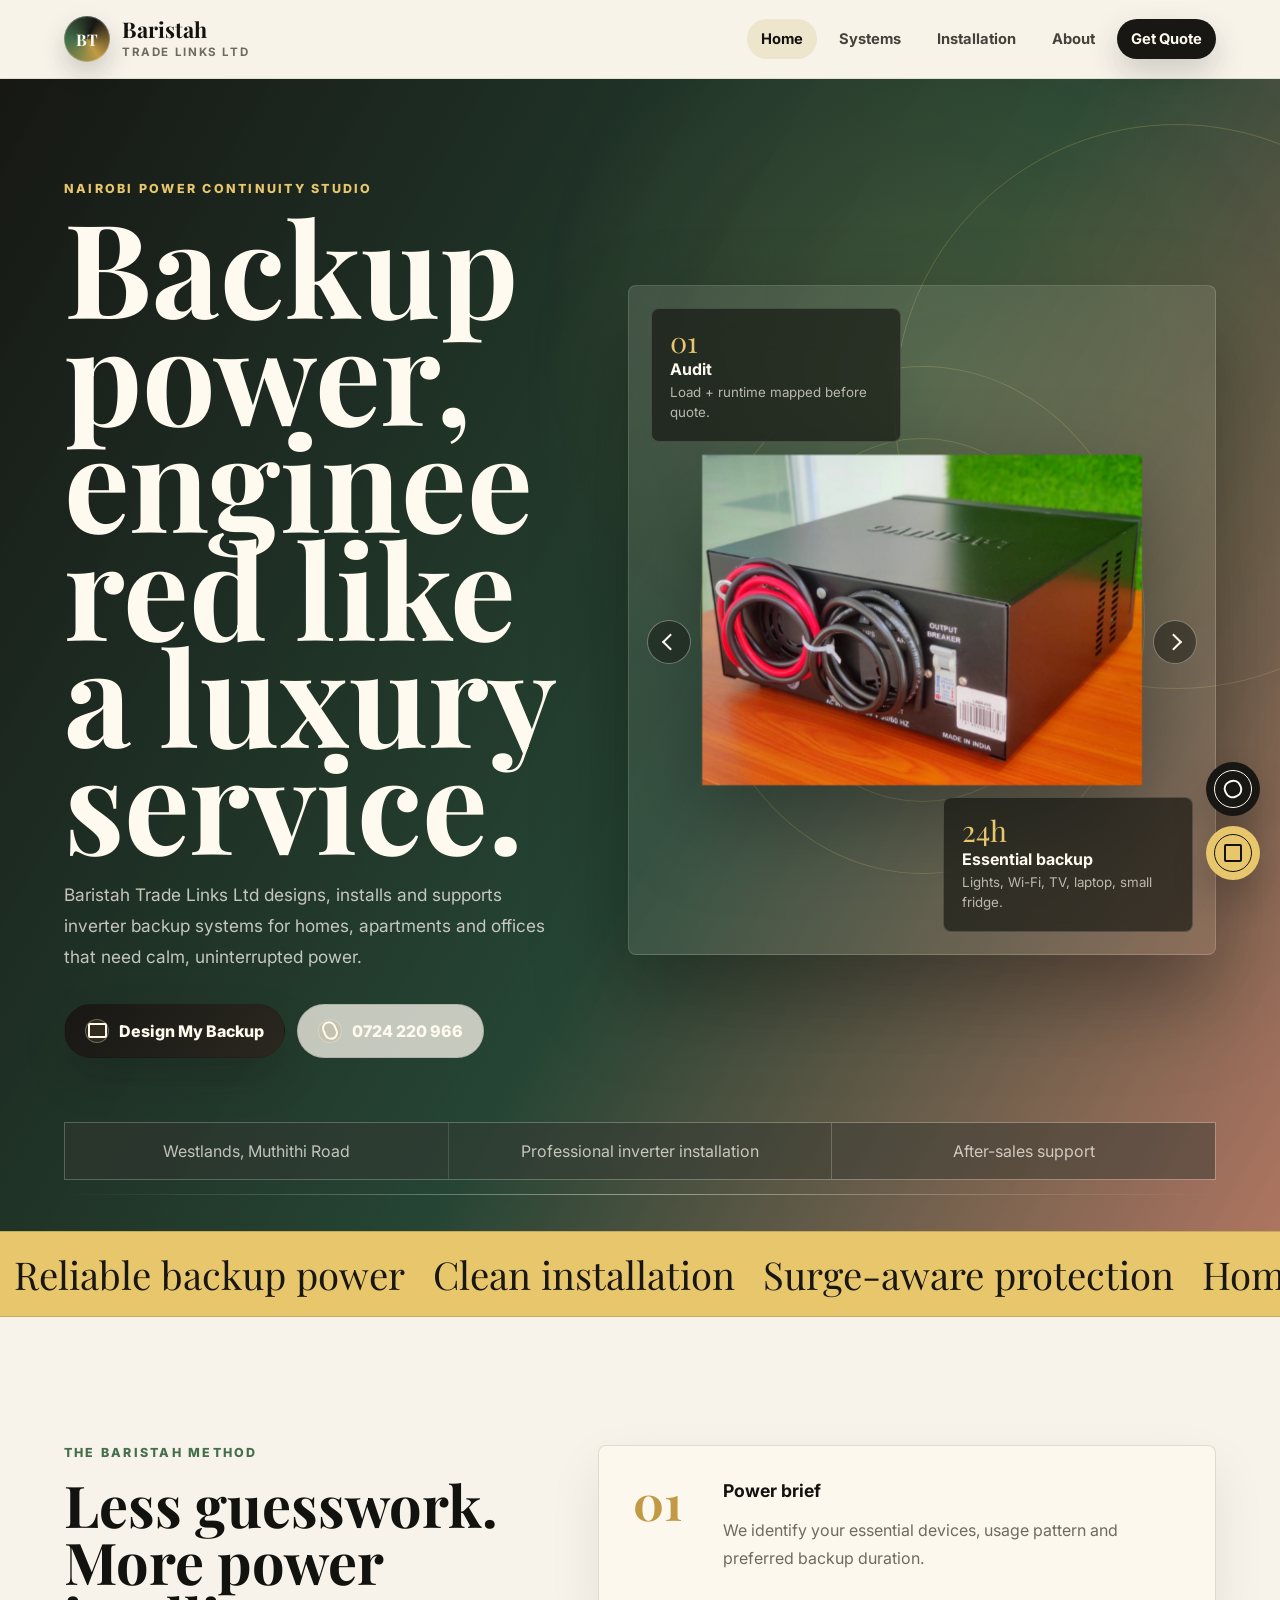
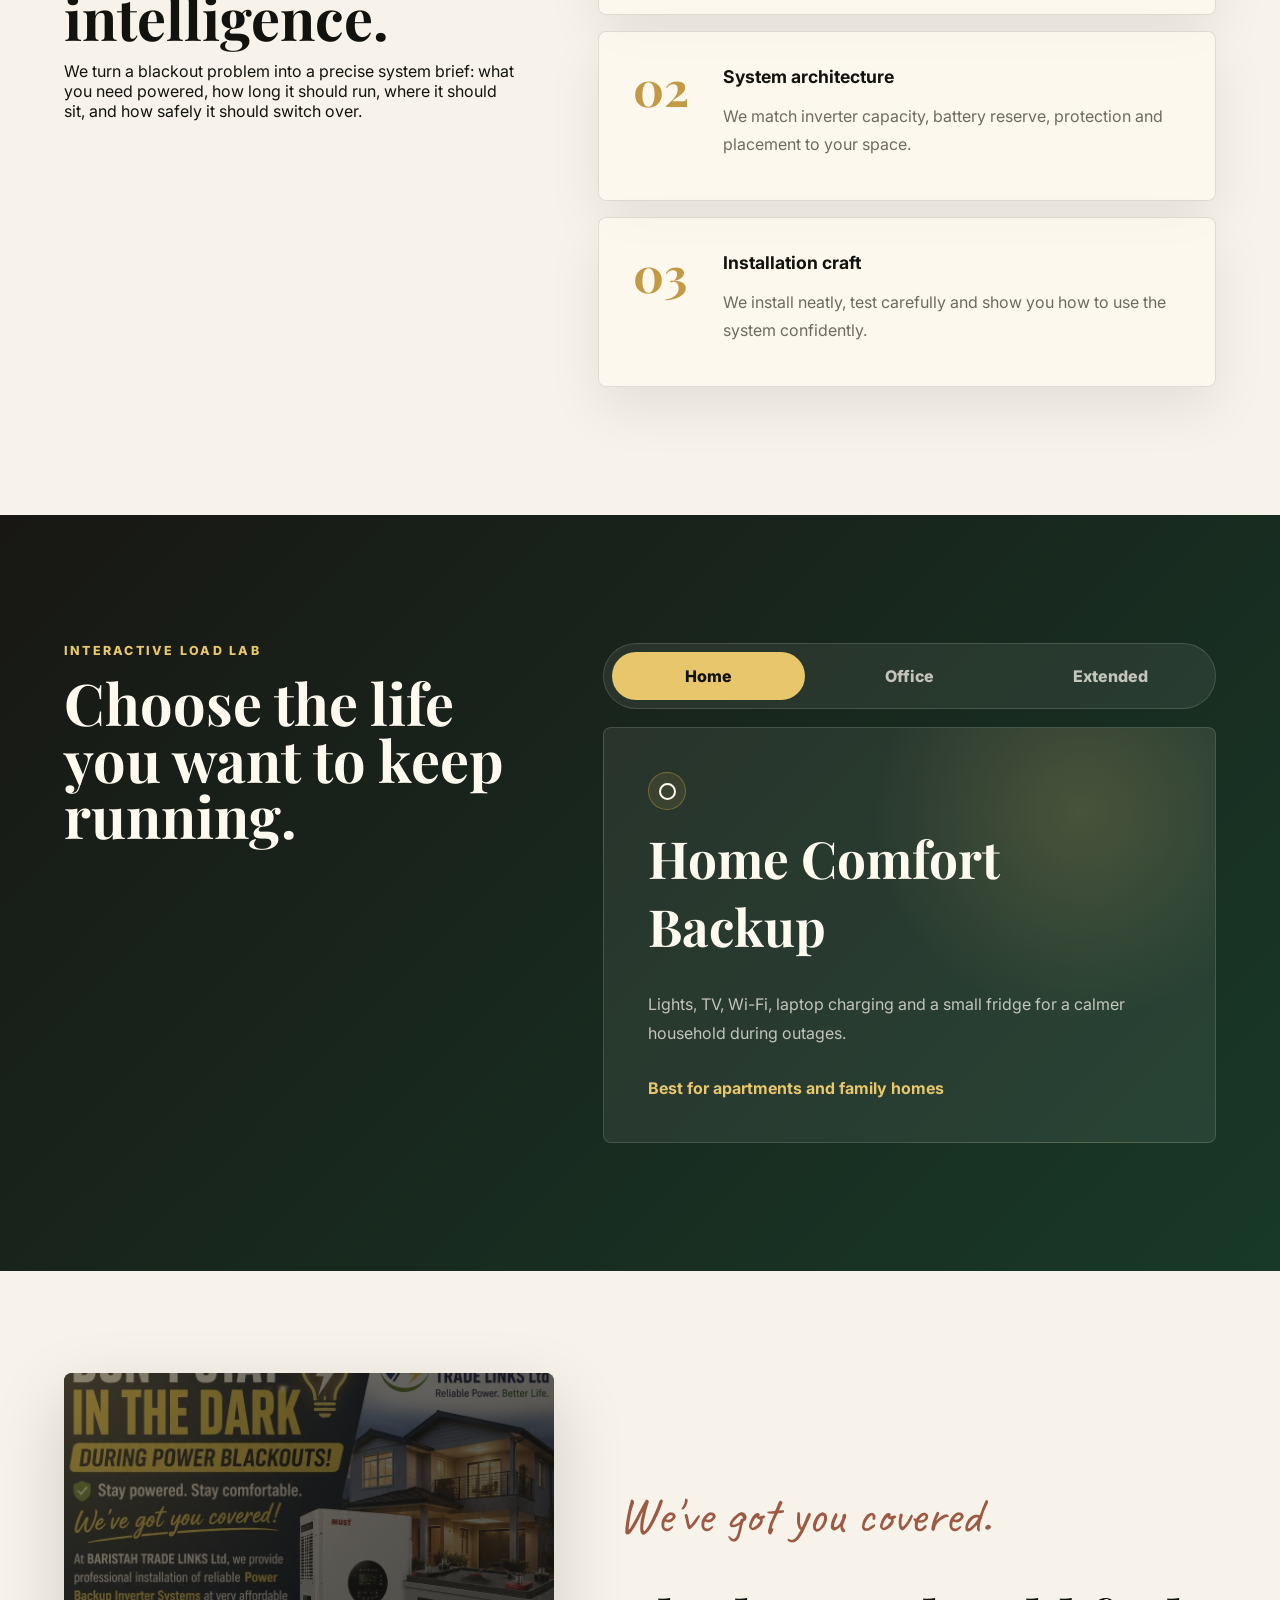
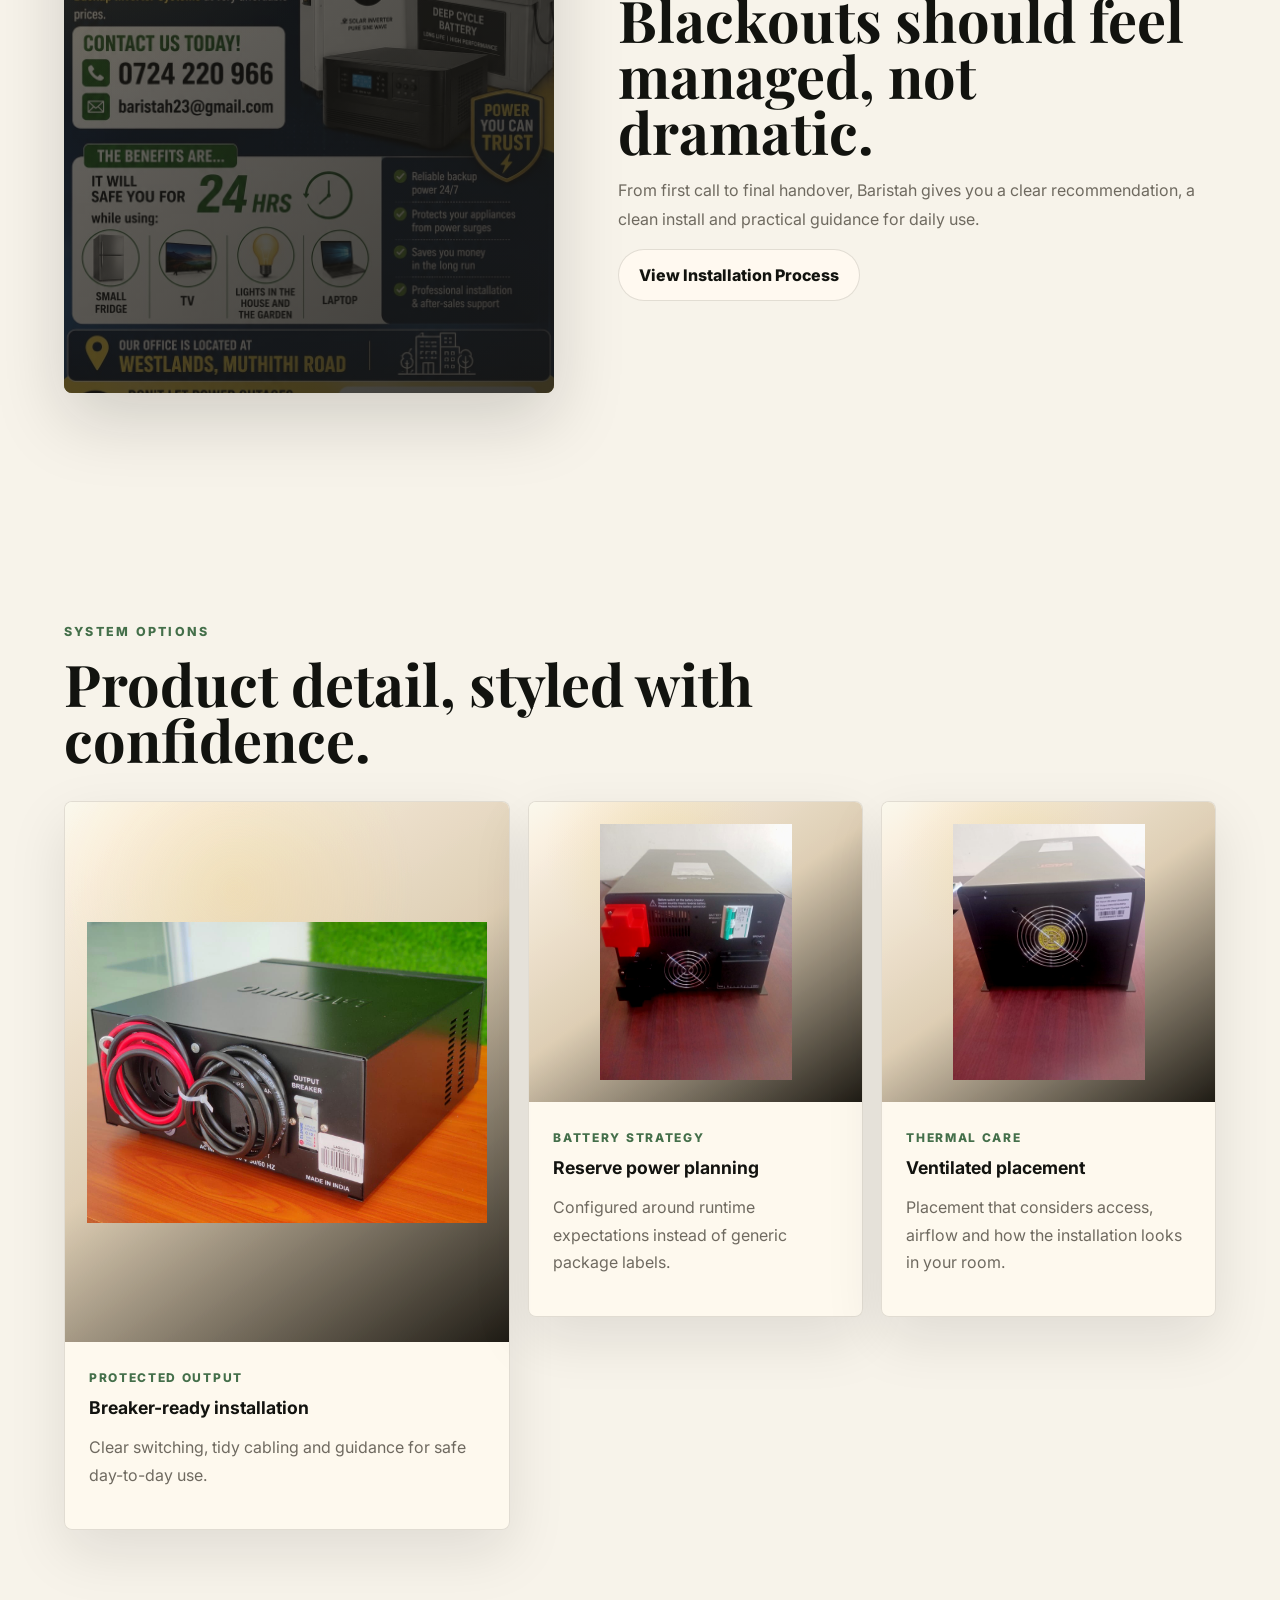
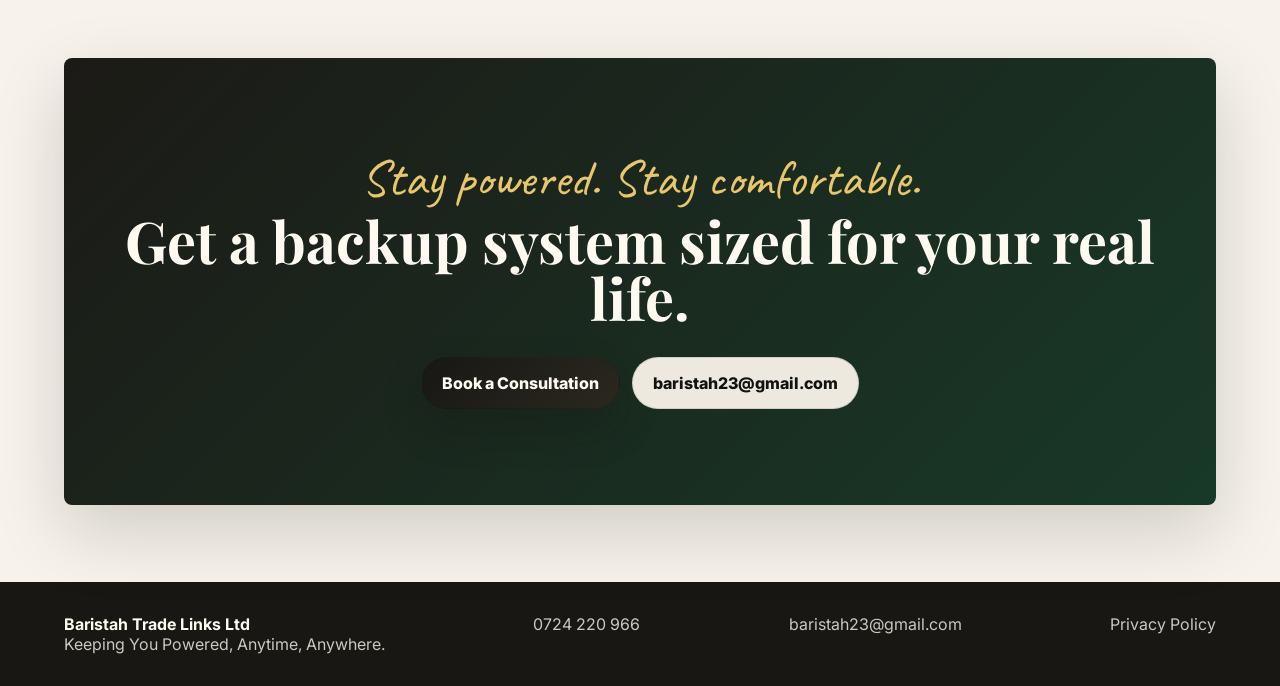
<file: index.html>
<!DOCTYPE html>
<html lang="en">
<head>
  <meta charset="UTF-8" />
  <meta name="viewport" content="width=device-width, initial-scale=1.0" />
  <title>Baristah Trade Links Ltd | Premium Power Backup Inverter Systems</title>
  <meta name="description" content="Premium power backup inverter systems and professional installation for homes, offices and apartments in Nairobi. Located in Westlands, Muthithi Road." />
  <link rel="preconnect" href="https://fonts.googleapis.com" />
  <link rel="preconnect" href="https://fonts.gstatic.com" crossorigin />
  <link href="https://fonts.googleapis.com/css2?family=Caveat:wght@600;700&family=Inter:wght@400;500;600;700;800&family=Playfair+Display:wght@600;700&display=swap" rel="stylesheet" />
  <link rel="stylesheet" href="styles.css" />
  <script defer src="script.js"></script>
</head>
<body>
  <header class="site-header" data-header>
    <a class="brand" href="index.html" aria-label="Baristah Trade Links home">
      <span class="brand-mark">BT</span>
      <span><strong>Baristah</strong><small>Trade Links Ltd</small></span>
    </a>
    <button class="menu" type="button" aria-label="Open menu" aria-expanded="false" data-menu>
      <span></span><span></span><span></span>
    </button>
    <nav aria-label="Primary navigation">
      <a href="index.html" class="active">Home</a>
      <a href="products.html">Systems</a>
      <a href="services.html">Installation</a>
      <a href="about.html">About</a>
      <a href="contact.html" class="nav-cta">Get Quote</a>
    </nav>
  </header>

  <main>
    <section class="studio-hero">
      <div class="cursor-light" data-cursor-light></div>
      <div class="studio-copy reveal">
        <p class="eyebrow">Nairobi power continuity studio</p>
        <h1>Backup power, engineered like a luxury service.</h1>
        <p class="lead">Baristah Trade Links Ltd designs, installs and supports inverter backup systems for homes, apartments and offices that need calm, uninterrupted power.</p>
        <div class="hero-actions">
          <a class="btn primary" href="contact.html"><span class="btn-icon quote-icon"></span>Design My Backup</a>
          <a class="btn secondary" href="tel:+254724220966"><span class="btn-icon phone-icon"></span>0724 220 966</a>
        </div>
      </div>

      <div class="power-stage reveal" data-rotator data-tilt>
        <div class="stage-rings"></div>
        <img src="assets/AF6EC9E9-9C56-432A-887B-0A07CD6585D7.jpeg" alt="Black power backup inverter with breaker and cables" data-rotator-image />
        <button class="image-control prev" type="button" aria-label="Previous image" data-prev></button>
        <button class="image-control next" type="button" aria-label="Next image" data-next></button>
        <div class="stage-chip top"><span>01</span><b>Audit</b><small>Load + runtime mapped before quote.</small></div>
        <div class="stage-chip bottom"><span>24h</span><b>Essential backup</b><small>Lights, Wi-Fi, TV, laptop, small fridge.</small></div>
      </div>

      <div class="studio-meta reveal">
        <span>Westlands, Muthithi Road</span>
        <span>Professional inverter installation</span>
        <span>After-sales support</span>
      </div>
    </section>

    <section class="kinetic-rail" aria-label="Baristah service highlights">
      <div>
        <span>Reliable backup power</span>
        <span>Clean installation</span>
        <span>Surge-aware protection</span>
        <span>Home and office systems</span>
        <span>Westlands, Nairobi</span>
      </div>
      <div aria-hidden="true">
        <span>Reliable backup power</span>
        <span>Clean installation</span>
        <span>Surge-aware protection</span>
        <span>Home and office systems</span>
        <span>Westlands, Nairobi</span>
      </div>
    </section>

    <section class="section atelier-grid">
      <div class="atelier-intro reveal">
        <p class="eyebrow">The Baristah method</p>
        <h2>Less guesswork. More power intelligence.</h2>
        <p>We turn a blackout problem into a precise system brief: what you need powered, how long it should run, where it should sit, and how safely it should switch over.</p>
      </div>
      <div class="atelier-cards">
        <article class="reveal"><b>01</b><h3>Power brief</h3><p>We identify your essential devices, usage pattern and preferred backup duration.</p></article>
        <article class="reveal"><b>02</b><h3>System architecture</h3><p>We match inverter capacity, battery reserve, protection and placement to your space.</p></article>
        <article class="reveal"><b>03</b><h3>Installation craft</h3><p>We install neatly, test carefully and show you how to use the system confidently.</p></article>
      </div>
    </section>

    <section class="load-lab section">
      <div class="load-copy reveal">
        <p class="eyebrow">Interactive load lab</p>
        <h2>Choose the life you want to keep running.</h2>
      </div>
      <div class="load-board reveal">
        <div class="load-tabs" role="tablist" aria-label="Backup scenarios">
          <button class="active" type="button" data-load-tab="home">Home</button>
          <button type="button" data-load-tab="office">Office</button>
          <button type="button" data-load-tab="extended">Extended</button>
        </div>
        <div class="load-panels">
          <article class="active" data-load-panel="home"><span class="line-icon light-icon"></span><h3>Home Comfort Backup</h3><p>Lights, TV, Wi-Fi, laptop charging and a small fridge for a calmer household during outages.</p><strong>Best for apartments and family homes</strong></article>
          <article data-load-panel="office"><span class="line-icon laptop-icon"></span><h3>Office Continuity Setup</h3><p>Routers, laptops, core workstations and office lighting so business communication stays active.</p><strong>Best for shops, teams and studios</strong></article>
          <article data-load-panel="extended"><span class="line-icon shield-icon"></span><h3>Longer Runtime System</h3><p>Battery-focused backup planning for clients who need more reserve time and stronger protection.</p><strong>Best for unpredictable blackout windows</strong></article>
        </div>
      </div>
    </section>

    <section class="cinema-strip">
      <div class="cinema-image reveal">
        <img src="assets/735E6E94-1610-4D08-A56C-287BA61AF82C.jpeg" alt="Baristah power backup inverter systems flyer" />
      </div>
      <div class="cinema-copy reveal">
        <p class="signature">We've got you covered.</p>
        <h2>Blackouts should feel managed, not dramatic.</h2>
        <p>From first call to final handover, Baristah gives you a clear recommendation, a clean install and practical guidance for daily use.</p>
        <a class="btn light" href="services.html">View Installation Process</a>
      </div>
    </section>

    <section class="section gallery-wall">
      <div class="section-heading reveal">
        <p class="eyebrow">System options</p>
        <h2>Product detail, styled with confidence.</h2>
      </div>
      <div class="gallery-grid">
        <article class="product-card spotlight reveal">
          <img src="assets/54213545-57BF-4705-A6B2-C52A8AA2D146.jpeg" alt="Power inverter output breaker and cables" />
          <div><span>Protected output</span><h3>Breaker-ready installation</h3><p>Clear switching, tidy cabling and guidance for safe day-to-day use.</p></div>
        </article>
        <article class="product-card reveal">
          <img src="assets/B5B8547E-39AE-44ED-B2D7-8F34D979A173.jpeg" alt="Inverter rear breaker and battery terminals" />
          <div><span>Battery strategy</span><h3>Reserve power planning</h3><p>Configured around runtime expectations instead of generic package labels.</p></div>
        </article>
        <article class="product-card reveal">
          <img src="assets/47D9FA27-C876-42C2-8BD1-36E3C9F85B22.jpeg" alt="2500W inverter cooling fan view" />
          <div><span>Thermal care</span><h3>Ventilated placement</h3><p>Placement that considers access, airflow and how the installation looks in your room.</p></div>
        </article>
      </div>
    </section>

    <section class="cta-band reveal">
      <p class="signature">Stay powered. Stay comfortable.</p>
      <h2>Get a backup system sized for your real life.</h2>
      <div class="hero-actions center">
        <a class="btn primary" href="contact.html">Book a Consultation</a>
        <a class="btn secondary light" href="mailto:baristah23@gmail.com">baristah23@gmail.com</a>
      </div>
    </section>
  </main>

  <div class="floating-actions" aria-label="Quick actions">
    <a href="tel:+254724220966" aria-label="Call Baristah"><span class="phone-icon"></span></a>
    <a href="contact.html" aria-label="Request quote"><span class="quote-icon"></span></a>
  </div>

  <footer class="site-footer">
    <div><b>Baristah Trade Links Ltd</b><span>Keeping You Powered, Anytime, Anywhere.</span></div>
    <a href="tel:+254724220966">0724 220 966</a>
    <a href="mailto:baristah23@gmail.com">baristah23@gmail.com</a>
    <a href="privacy-policy.html">Privacy Policy</a>
  </footer>
</body>
</html>
</file>
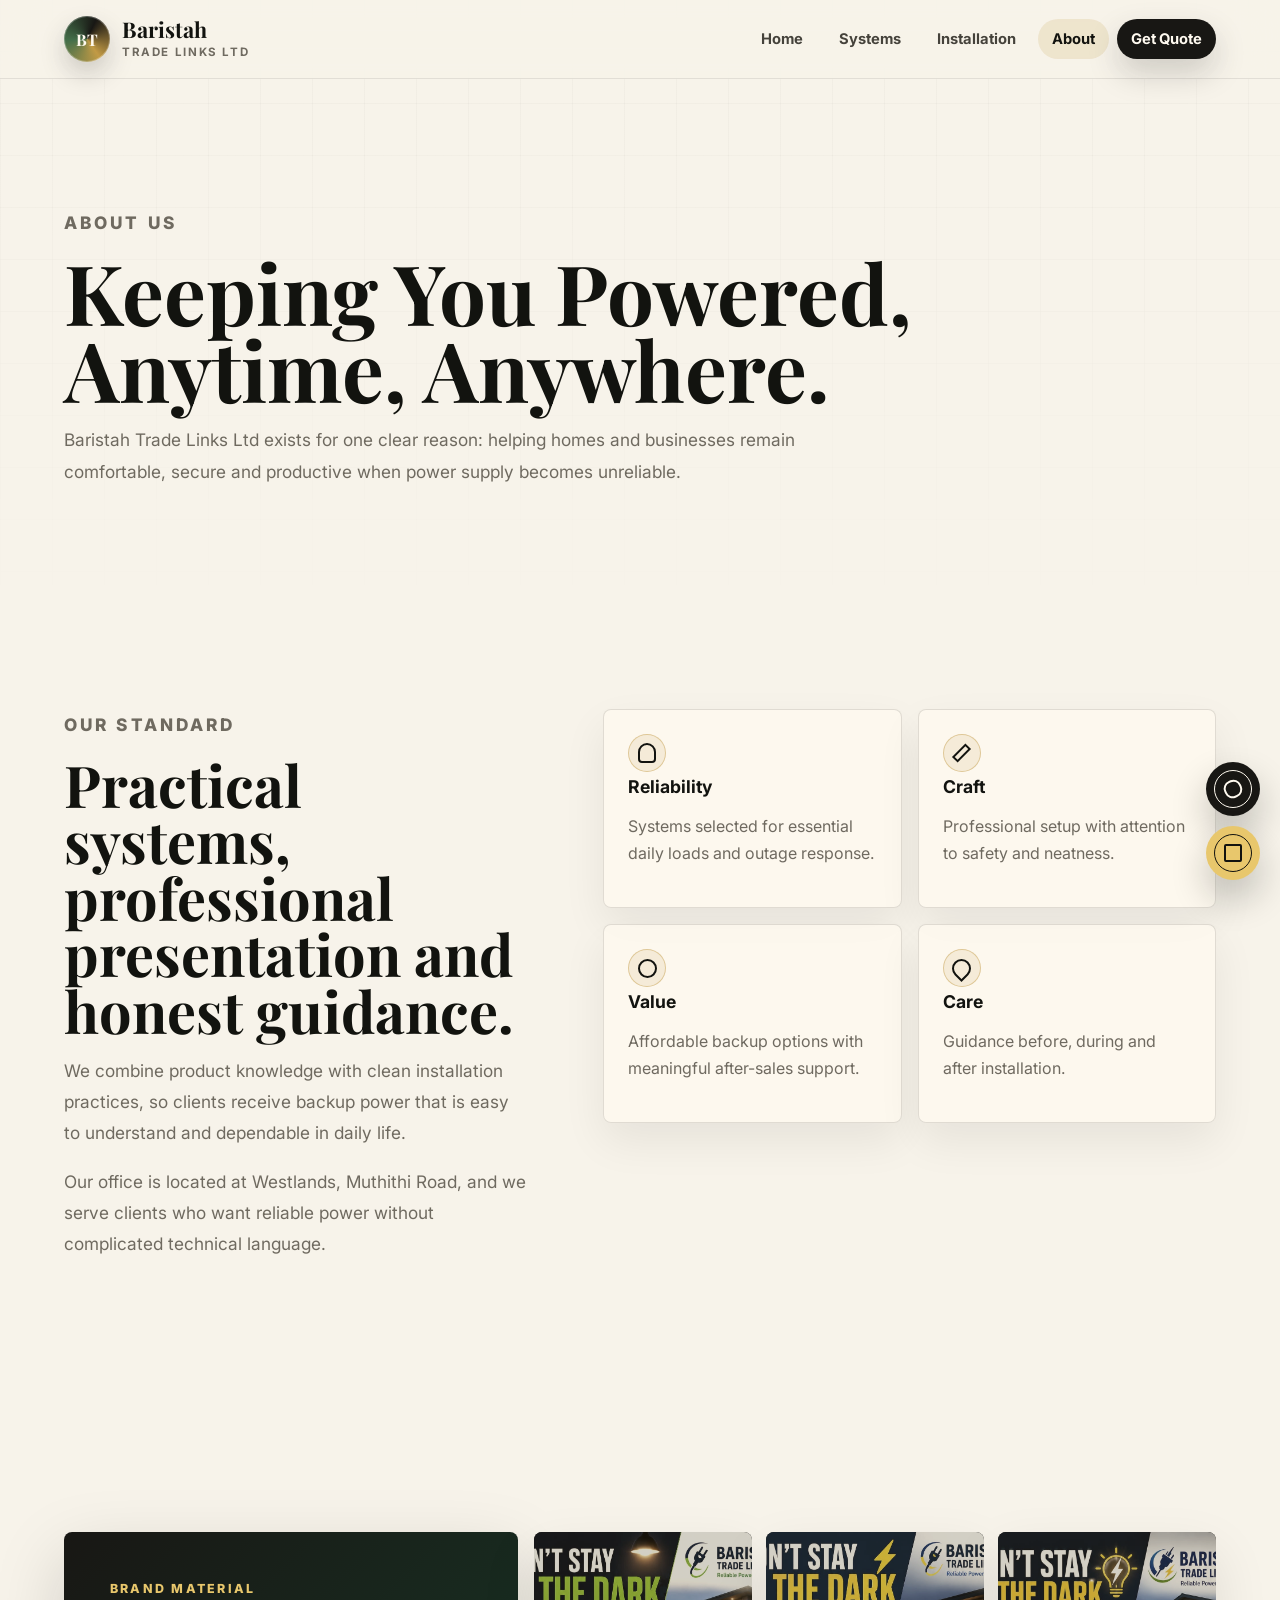
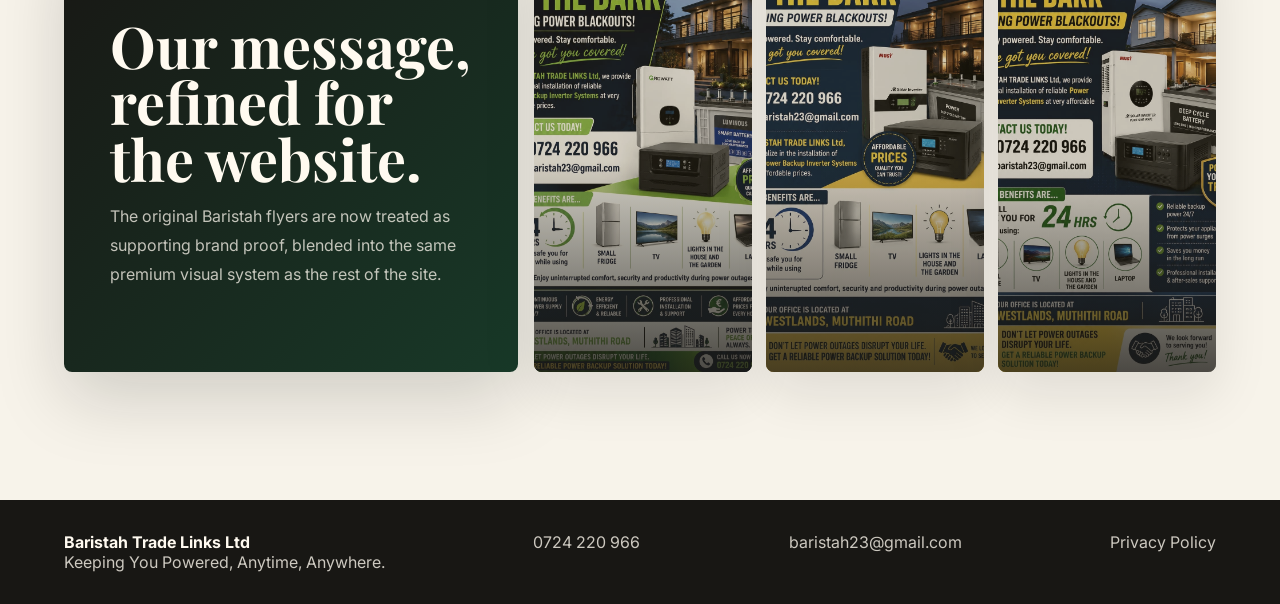
<file: about.html>
<!DOCTYPE html>
<html lang="en">
<head>
  <meta charset="UTF-8" />
  <meta name="viewport" content="width=device-width, initial-scale=1.0" />
  <title>About Baristah Trade Links Ltd</title>
  <meta name="description" content="About Baristah Trade Links Ltd, a Nairobi provider of reliable power backup inverter systems." />
  <link rel="preconnect" href="https://fonts.googleapis.com" />
  <link rel="preconnect" href="https://fonts.gstatic.com" crossorigin />
  <link href="https://fonts.googleapis.com/css2?family=Caveat:wght@600;700&family=Inter:wght@400;500;600;700;800&family=Playfair+Display:wght@600;700&display=swap" rel="stylesheet" />
  <link rel="stylesheet" href="styles.css" />
  <script defer src="script.js"></script>
</head>
<body>
  <header class="site-header" data-header>
    <a class="brand" href="index.html"><span class="brand-mark">BT</span><span><strong>Baristah</strong><small>Trade Links Ltd</small></span></a>
    <button class="menu" type="button" aria-label="Open menu" aria-expanded="false" data-menu><span></span><span></span><span></span></button>
    <nav><a href="index.html">Home</a><a href="products.html">Systems</a><a href="services.html">Installation</a><a class="active" href="about.html">About</a><a href="contact.html" class="nav-cta">Get Quote</a></nav>
  </header>

  <main>
    <section class="page-hero compact">
      <p class="eyebrow">About us</p>
      <h1>Keeping You Powered, Anytime, Anywhere.</h1>
      <p>Baristah Trade Links Ltd exists for one clear reason: helping homes and businesses remain comfortable, secure and productive when power supply becomes unreliable.</p>
    </section>

    <section class="section split">
      <div class="section-copy reveal">
        <p class="eyebrow">Our standard</p>
        <h2>Practical systems, professional presentation and honest guidance.</h2>
        <p>We combine product knowledge with clean installation practices, so clients receive backup power that is easy to understand and dependable in daily life.</p>
        <p>Our office is located at Westlands, Muthithi Road, and we serve clients who want reliable power without complicated technical language.</p>
      </div>
      <div class="feature-grid reveal">
        <article><span class="line-icon shield-icon"></span><h3>Reliability</h3><p>Systems selected for essential daily loads and outage response.</p></article>
        <article><span class="line-icon tool-icon"></span><h3>Craft</h3><p>Professional setup with attention to safety and neatness.</p></article>
        <article><span class="line-icon value-icon"></span><h3>Value</h3><p>Affordable backup options with meaningful after-sales support.</p></article>
        <article><span class="line-icon care-icon"></span><h3>Care</h3><p>Guidance before, during and after installation.</p></article>
      </div>
    </section>

    <section class="section brand-gallery reveal">
      <div class="brand-story-card">
        <p class="eyebrow">Brand material</p>
        <h2>Our message, refined for the website.</h2>
        <p>The original Baristah flyers are now treated as supporting brand proof, blended into the same premium visual system as the rest of the site.</p>
      </div>
      <div class="flyer-mini-grid">
        <figure><img src="assets/C132D16E-7D05-47CB-9A91-94F14D9DF31C.jpeg" alt="Baristah flyer detail" /></figure>
        <figure><img src="assets/9E308FFE-2966-449F-9D46-75434D535E48.jpeg" alt="Power backup benefits poster" /></figure>
        <figure><img src="assets/2B06B845-B2FD-469E-9324-4CCC035A0B1A.jpeg" alt="Baristah service artwork" /></figure>
      </div>
    </section>
  </main>

  <div class="floating-actions"><a href="tel:+254724220966" aria-label="Call Baristah"><span class="phone-icon"></span></a><a href="contact.html" aria-label="Request quote"><span class="quote-icon"></span></a></div>
  <footer class="site-footer"><div><b>Baristah Trade Links Ltd</b><span>Keeping You Powered, Anytime, Anywhere.</span></div><a href="tel:+254724220966">0724 220 966</a><a href="mailto:baristah23@gmail.com">baristah23@gmail.com</a><a href="privacy-policy.html">Privacy Policy</a></footer>
</body>
</html>
</file>
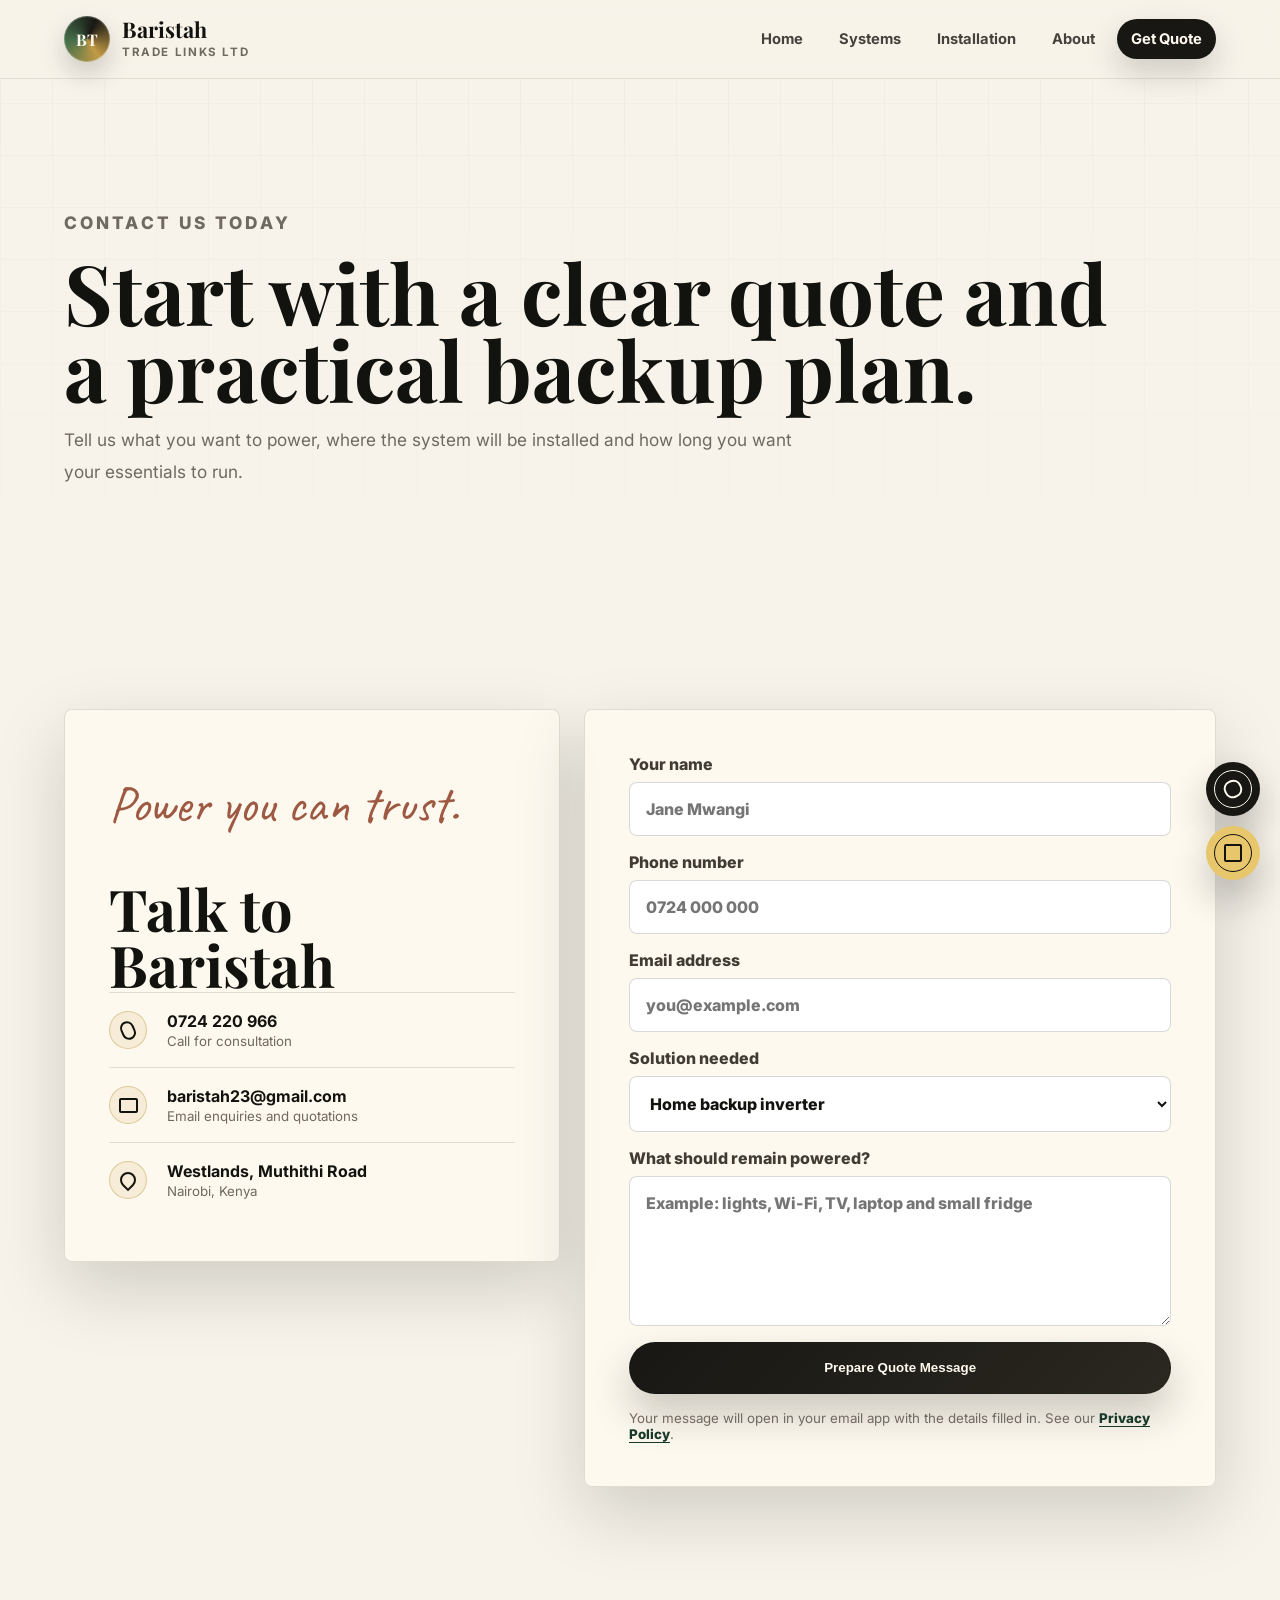
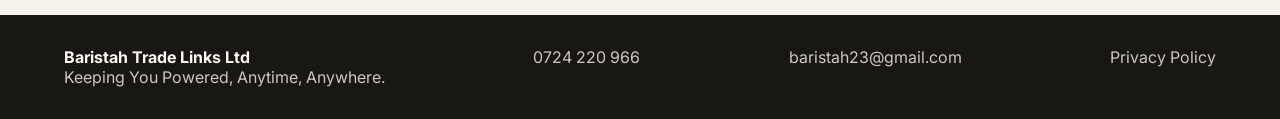
<file: contact.html>
<!DOCTYPE html>
<html lang="en">
<head>
  <meta charset="UTF-8" />
  <meta name="viewport" content="width=device-width, initial-scale=1.0" />
  <title>Contact Baristah Trade Links Ltd</title>
  <meta name="description" content="Contact Baristah Trade Links Ltd for inverter installation and power backup systems in Nairobi." />
  <link rel="preconnect" href="https://fonts.googleapis.com" />
  <link rel="preconnect" href="https://fonts.gstatic.com" crossorigin />
  <link href="https://fonts.googleapis.com/css2?family=Caveat:wght@600;700&family=Inter:wght@400;500;600;700;800&family=Playfair+Display:wght@600;700&display=swap" rel="stylesheet" />
  <link rel="stylesheet" href="styles.css" />
  <script defer src="script.js"></script>
</head>
<body>
  <header class="site-header" data-header>
    <a class="brand" href="index.html"><span class="brand-mark">BT</span><span><strong>Baristah</strong><small>Trade Links Ltd</small></span></a>
    <button class="menu" type="button" aria-label="Open menu" aria-expanded="false" data-menu><span></span><span></span><span></span></button>
    <nav><a href="index.html">Home</a><a href="products.html">Systems</a><a href="services.html">Installation</a><a href="about.html">About</a><a class="active nav-cta" href="contact.html">Get Quote</a></nav>
  </header>

  <main>
    <section class="page-hero compact">
      <p class="eyebrow">Contact us today</p>
      <h1>Start with a clear quote and a practical backup plan.</h1>
      <p>Tell us what you want to power, where the system will be installed and how long you want your essentials to run.</p>
    </section>

    <section class="section contact-grid">
      <div class="contact-card reveal">
        <p class="signature">Power you can trust.</p>
        <h2>Talk to Baristah</h2>
        <a href="tel:+254724220966"><span class="line-icon phone-icon"></span><b>0724 220 966</b><small>Call for consultation</small></a>
        <a href="mailto:baristah23@gmail.com"><span class="line-icon quote-icon"></span><b>baristah23@gmail.com</b><small>Email enquiries and quotations</small></a>
        <div><span class="line-icon pin-icon"></span><b>Westlands, Muthithi Road</b><small>Nairobi, Kenya</small></div>
      </div>

      <form class="quote-form reveal" data-quote-form>
        <label>Your name<input name="name" placeholder="Jane Mwangi" required /></label>
        <label>Phone number<input name="phone" placeholder="0724 000 000" required /></label>
        <label>Email address<input name="email" type="email" placeholder="you@example.com" /></label>
        <label>Solution needed
          <select name="solution">
            <option>Home backup inverter</option>
            <option>Office backup inverter</option>
            <option>Installation consultation</option>
            <option>Extended runtime backup</option>
          </select>
        </label>
        <label>What should remain powered?<textarea name="message" placeholder="Example: lights, Wi-Fi, TV, laptop and small fridge"></textarea></label>
        <button class="btn primary" type="submit">Prepare Quote Message</button>
        <small data-form-note>Your message will open in your email app with the details filled in. See our <a href="privacy-policy.html">Privacy Policy</a>.</small>
      </form>
    </section>
  </main>

  <div class="floating-actions"><a href="tel:+254724220966" aria-label="Call Baristah"><span class="phone-icon"></span></a><a href="contact.html" aria-label="Request quote"><span class="quote-icon"></span></a></div>
  <footer class="site-footer"><div><b>Baristah Trade Links Ltd</b><span>Keeping You Powered, Anytime, Anywhere.</span></div><a href="tel:+254724220966">0724 220 966</a><a href="mailto:baristah23@gmail.com">baristah23@gmail.com</a><a href="privacy-policy.html">Privacy Policy</a></footer>
</body>
</html>
</file>
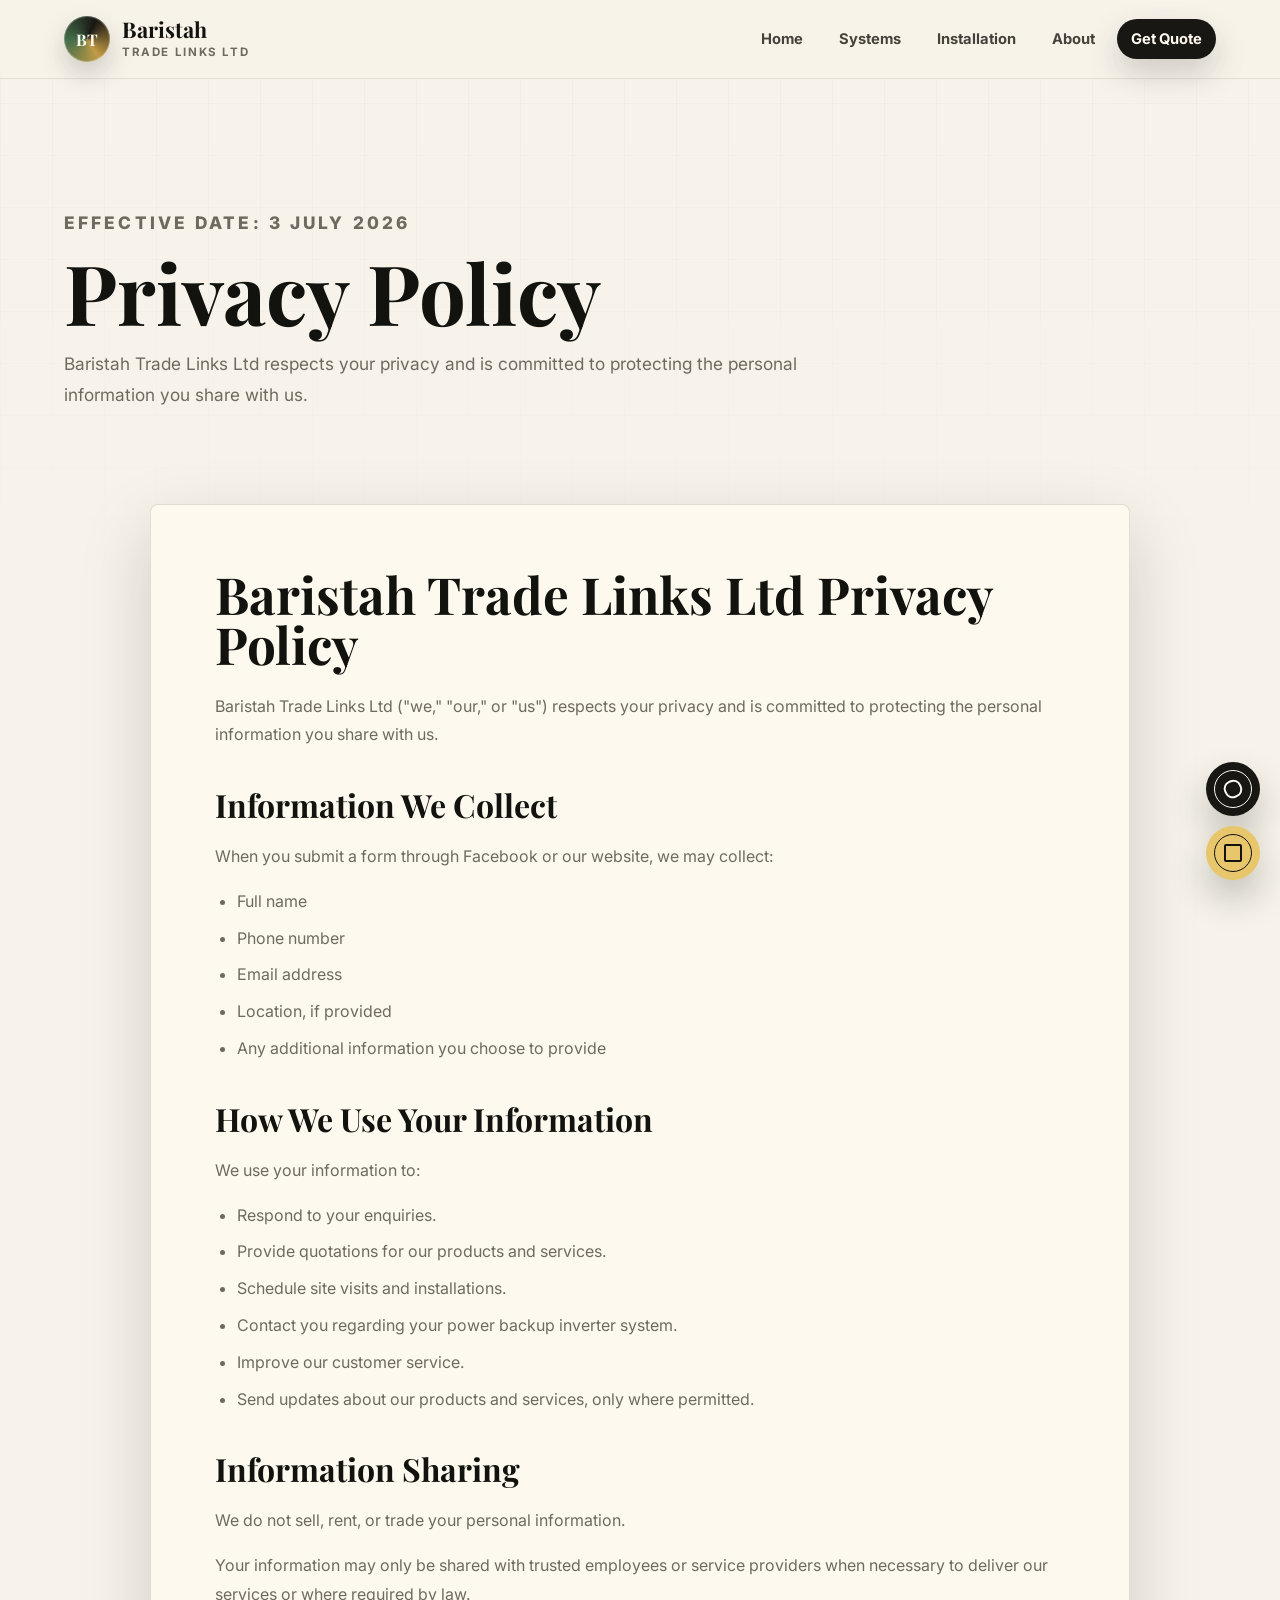
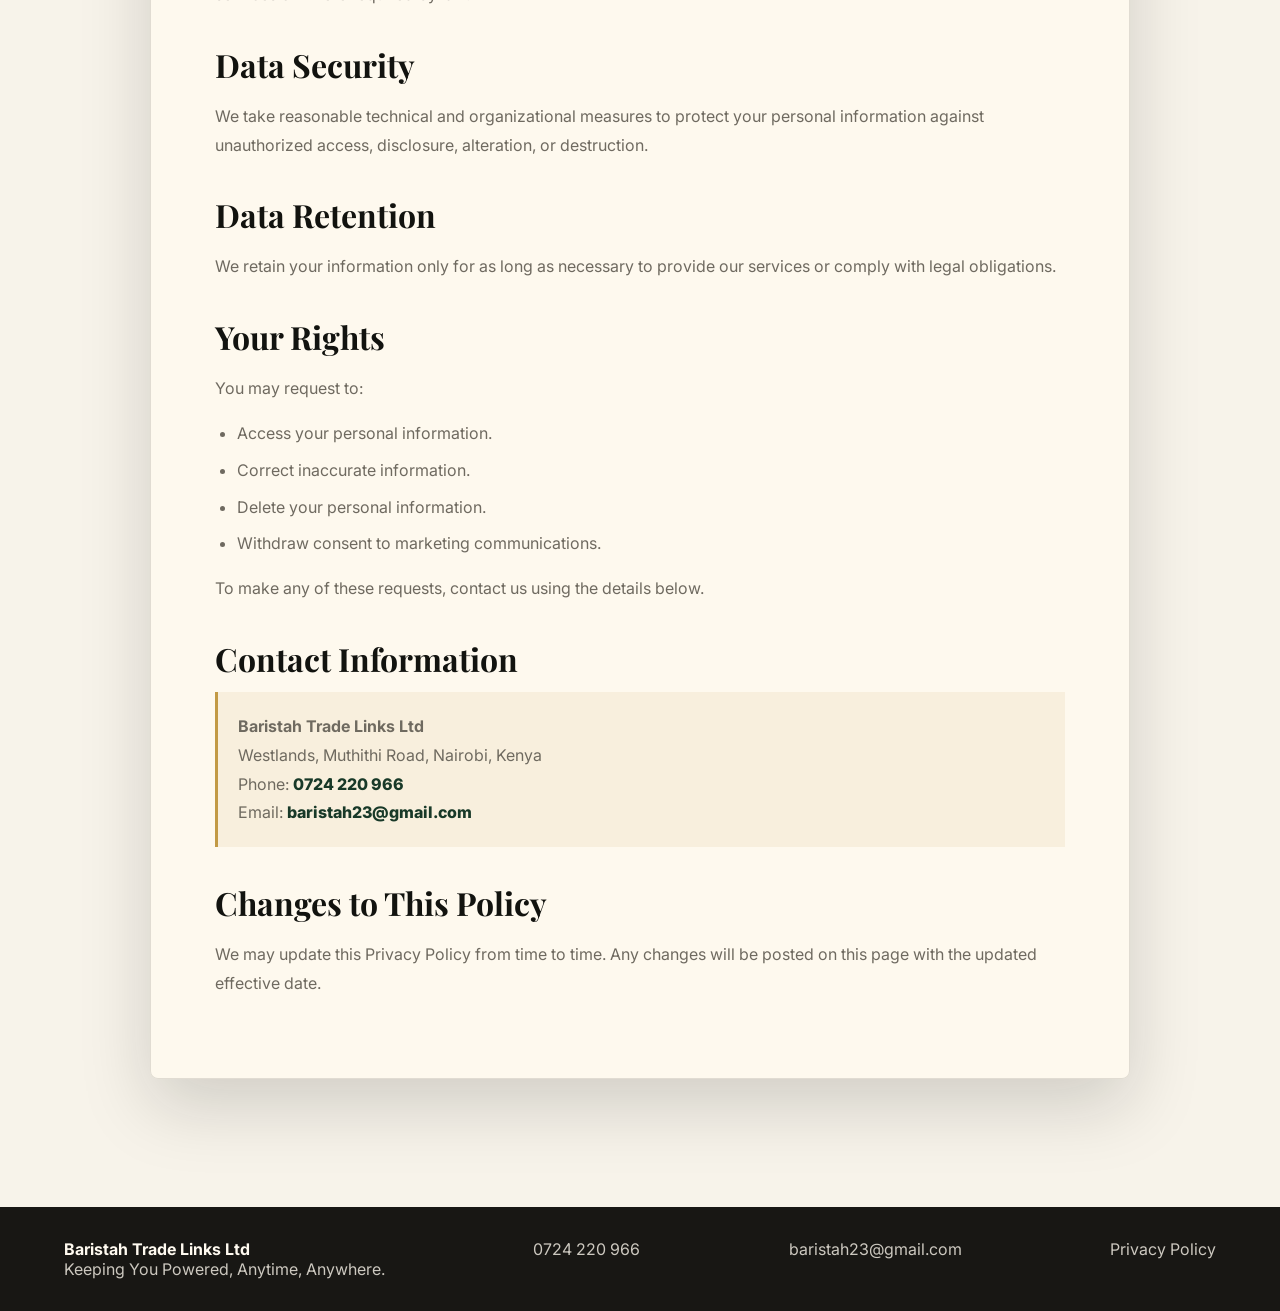
<file: privacy-policy.html>
<!DOCTYPE html>
<html lang="en">
<head>
  <meta charset="UTF-8" />
  <meta name="viewport" content="width=device-width, initial-scale=1.0" />
  <title>Privacy Policy | Baristah Trade Links Ltd</title>
  <meta name="description" content="Privacy Policy for Baristah Trade Links Ltd lead forms, website enquiries and customer communications." />
  <link rel="preconnect" href="https://fonts.googleapis.com" />
  <link rel="preconnect" href="https://fonts.gstatic.com" crossorigin />
  <link href="https://fonts.googleapis.com/css2?family=Caveat:wght@600;700&family=Inter:wght@400;500;600;700;800&family=Playfair+Display:wght@600;700&display=swap" rel="stylesheet" />
  <link rel="stylesheet" href="styles.css" />
  <script defer src="script.js"></script>
</head>
<body>
  <header class="site-header" data-header>
    <a class="brand" href="index.html"><span class="brand-mark">BT</span><span><strong>Baristah</strong><small>Trade Links Ltd</small></span></a>
    <button class="menu" type="button" aria-label="Open menu" aria-expanded="false" data-menu><span></span><span></span><span></span></button>
    <nav><a href="index.html">Home</a><a href="products.html">Systems</a><a href="services.html">Installation</a><a href="about.html">About</a><a href="contact.html" class="nav-cta">Get Quote</a></nav>
  </header>

  <main>
    <section class="page-hero compact">
      <p class="eyebrow">Effective Date: 3 July 2026</p>
      <h1>Privacy Policy</h1>
      <p>Baristah Trade Links Ltd respects your privacy and is committed to protecting the personal information you share with us.</p>
    </section>

    <section class="section policy-wrap">
      <article class="policy-card reveal">
        <h2>Baristah Trade Links Ltd Privacy Policy</h2>
        <p>Baristah Trade Links Ltd ("we," "our," or "us") respects your privacy and is committed to protecting the personal information you share with us.</p>

        <h3>Information We Collect</h3>
        <p>When you submit a form through Facebook or our website, we may collect:</p>
        <ul>
          <li>Full name</li>
          <li>Phone number</li>
          <li>Email address</li>
          <li>Location, if provided</li>
          <li>Any additional information you choose to provide</li>
        </ul>

        <h3>How We Use Your Information</h3>
        <p>We use your information to:</p>
        <ul>
          <li>Respond to your enquiries.</li>
          <li>Provide quotations for our products and services.</li>
          <li>Schedule site visits and installations.</li>
          <li>Contact you regarding your power backup inverter system.</li>
          <li>Improve our customer service.</li>
          <li>Send updates about our products and services, only where permitted.</li>
        </ul>

        <h3>Information Sharing</h3>
        <p>We do not sell, rent, or trade your personal information.</p>
        <p>Your information may only be shared with trusted employees or service providers when necessary to deliver our services or where required by law.</p>

        <h3>Data Security</h3>
        <p>We take reasonable technical and organizational measures to protect your personal information against unauthorized access, disclosure, alteration, or destruction.</p>

        <h3>Data Retention</h3>
        <p>We retain your information only for as long as necessary to provide our services or comply with legal obligations.</p>

        <h3>Your Rights</h3>
        <p>You may request to:</p>
        <ul>
          <li>Access your personal information.</li>
          <li>Correct inaccurate information.</li>
          <li>Delete your personal information.</li>
          <li>Withdraw consent to marketing communications.</li>
        </ul>
        <p>To make any of these requests, contact us using the details below.</p>

        <h3>Contact Information</h3>
        <address>
          <b>Baristah Trade Links Ltd</b><br />
          Westlands, Muthithi Road, Nairobi, Kenya<br />
          Phone: <a href="tel:+254724220966">0724 220 966</a><br />
          Email: <a href="mailto:baristah23@gmail.com">baristah23@gmail.com</a>
        </address>

        <h3>Changes to This Policy</h3>
        <p>We may update this Privacy Policy from time to time. Any changes will be posted on this page with the updated effective date.</p>
      </article>
    </section>
  </main>

  <div class="floating-actions"><a href="tel:+254724220966" aria-label="Call Baristah"><span class="phone-icon"></span></a><a href="contact.html" aria-label="Request quote"><span class="quote-icon"></span></a></div>
  <footer class="site-footer"><div><b>Baristah Trade Links Ltd</b><span>Keeping You Powered, Anytime, Anywhere.</span></div><a href="tel:+254724220966">0724 220 966</a><a href="mailto:baristah23@gmail.com">baristah23@gmail.com</a><a href="privacy-policy.html">Privacy Policy</a></footer>
</body>
</html>
</file>
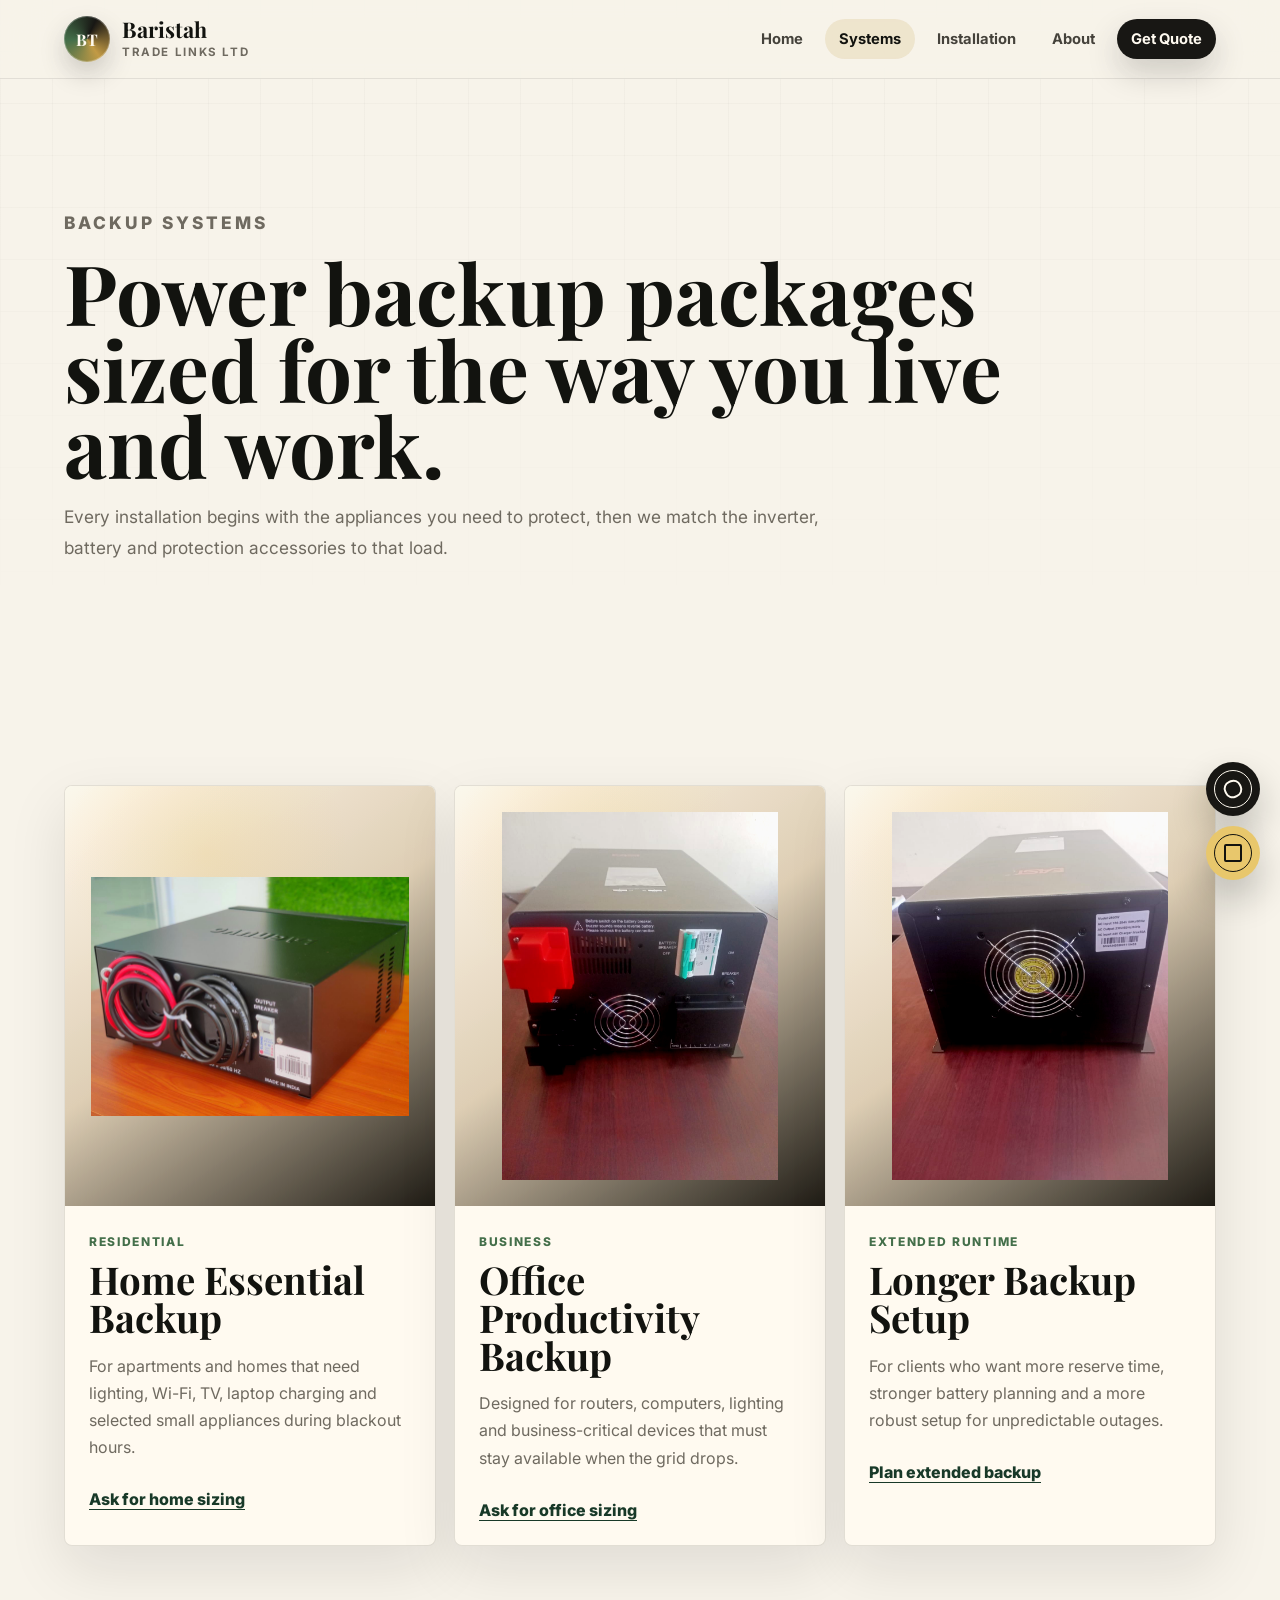
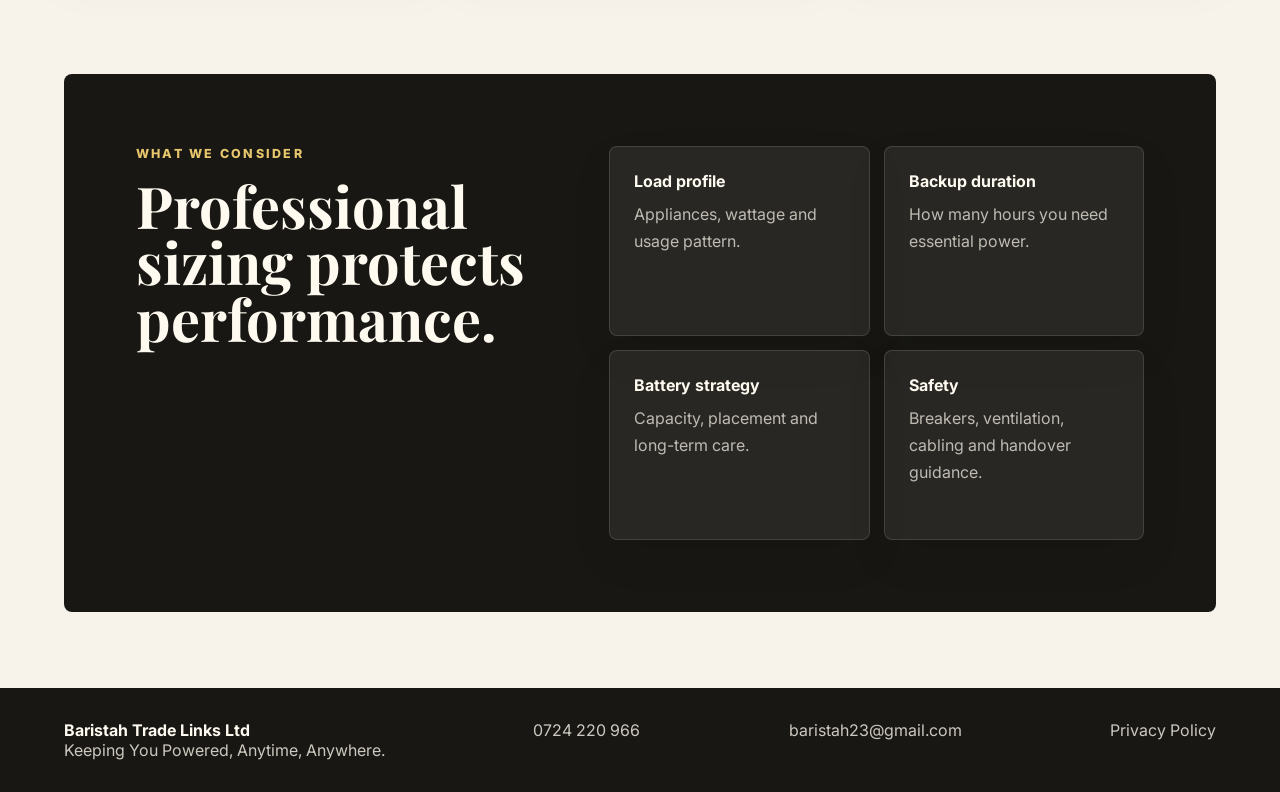
<file: products.html>
<!DOCTYPE html>
<html lang="en">
<head>
  <meta charset="UTF-8" />
  <meta name="viewport" content="width=device-width, initial-scale=1.0" />
  <title>Power Backup Systems | Baristah Trade Links Ltd</title>
  <meta name="description" content="Explore power backup inverter systems for homes, apartments and offices from Baristah Trade Links Ltd in Nairobi." />
  <link rel="preconnect" href="https://fonts.googleapis.com" />
  <link rel="preconnect" href="https://fonts.gstatic.com" crossorigin />
  <link href="https://fonts.googleapis.com/css2?family=Caveat:wght@600;700&family=Inter:wght@400;500;600;700;800&family=Playfair+Display:wght@600;700&display=swap" rel="stylesheet" />
  <link rel="stylesheet" href="styles.css" />
  <script defer src="script.js"></script>
</head>
<body>
  <header class="site-header" data-header>
    <a class="brand" href="index.html"><span class="brand-mark">BT</span><span><strong>Baristah</strong><small>Trade Links Ltd</small></span></a>
    <button class="menu" type="button" aria-label="Open menu" aria-expanded="false" data-menu><span></span><span></span><span></span></button>
    <nav><a href="index.html">Home</a><a class="active" href="products.html">Systems</a><a href="services.html">Installation</a><a href="about.html">About</a><a href="contact.html" class="nav-cta">Get Quote</a></nav>
  </header>

  <main>
    <section class="page-hero compact">
      <p class="eyebrow">Backup systems</p>
      <h1>Power backup packages sized for the way you live and work.</h1>
      <p>Every installation begins with the appliances you need to protect, then we match the inverter, battery and protection accessories to that load.</p>
    </section>

    <section class="section card-grid">
      <article class="product-card tall reveal">
        <img src="assets/AF6EC9E9-9C56-432A-887B-0A07CD6585D7.jpeg" alt="Inverter output breaker view" />
        <div><span>Residential</span><h2>Home Essential Backup</h2><p>For apartments and homes that need lighting, Wi-Fi, TV, laptop charging and selected small appliances during blackout hours.</p><a class="text-link" href="contact.html">Ask for home sizing</a></div>
      </article>
      <article class="product-card tall reveal">
        <img src="assets/B5B8547E-39AE-44ED-B2D7-8F34D979A173.jpeg" alt="Inverter rear panel with battery breaker" />
        <div><span>Business</span><h2>Office Productivity Backup</h2><p>Designed for routers, computers, lighting and business-critical devices that must stay available when the grid drops.</p><a class="text-link" href="contact.html">Ask for office sizing</a></div>
      </article>
      <article class="product-card tall reveal">
        <img src="assets/47D9FA27-C876-42C2-8BD1-36E3C9F85B22.jpeg" alt="2500W inverter cooling fan" />
        <div><span>Extended runtime</span><h2>Longer Backup Setup</h2><p>For clients who want more reserve time, stronger battery planning and a more robust setup for unpredictable outages.</p><a class="text-link" href="contact.html">Plan extended backup</a></div>
      </article>
    </section>

    <section class="section specs-panel reveal">
      <div>
        <p class="eyebrow">What we consider</p>
        <h2>Professional sizing protects performance.</h2>
      </div>
      <div class="spec-grid">
        <article><b>Load profile</b><span>Appliances, wattage and usage pattern.</span></article>
        <article><b>Backup duration</b><span>How many hours you need essential power.</span></article>
        <article><b>Battery strategy</b><span>Capacity, placement and long-term care.</span></article>
        <article><b>Safety</b><span>Breakers, ventilation, cabling and handover guidance.</span></article>
      </div>
    </section>
  </main>

  <div class="floating-actions"><a href="tel:+254724220966" aria-label="Call Baristah"><span class="phone-icon"></span></a><a href="contact.html" aria-label="Request quote"><span class="quote-icon"></span></a></div>
  <footer class="site-footer"><div><b>Baristah Trade Links Ltd</b><span>Keeping You Powered, Anytime, Anywhere.</span></div><a href="tel:+254724220966">0724 220 966</a><a href="mailto:baristah23@gmail.com">baristah23@gmail.com</a><a href="privacy-policy.html">Privacy Policy</a></footer>
</body>
</html>
</file>
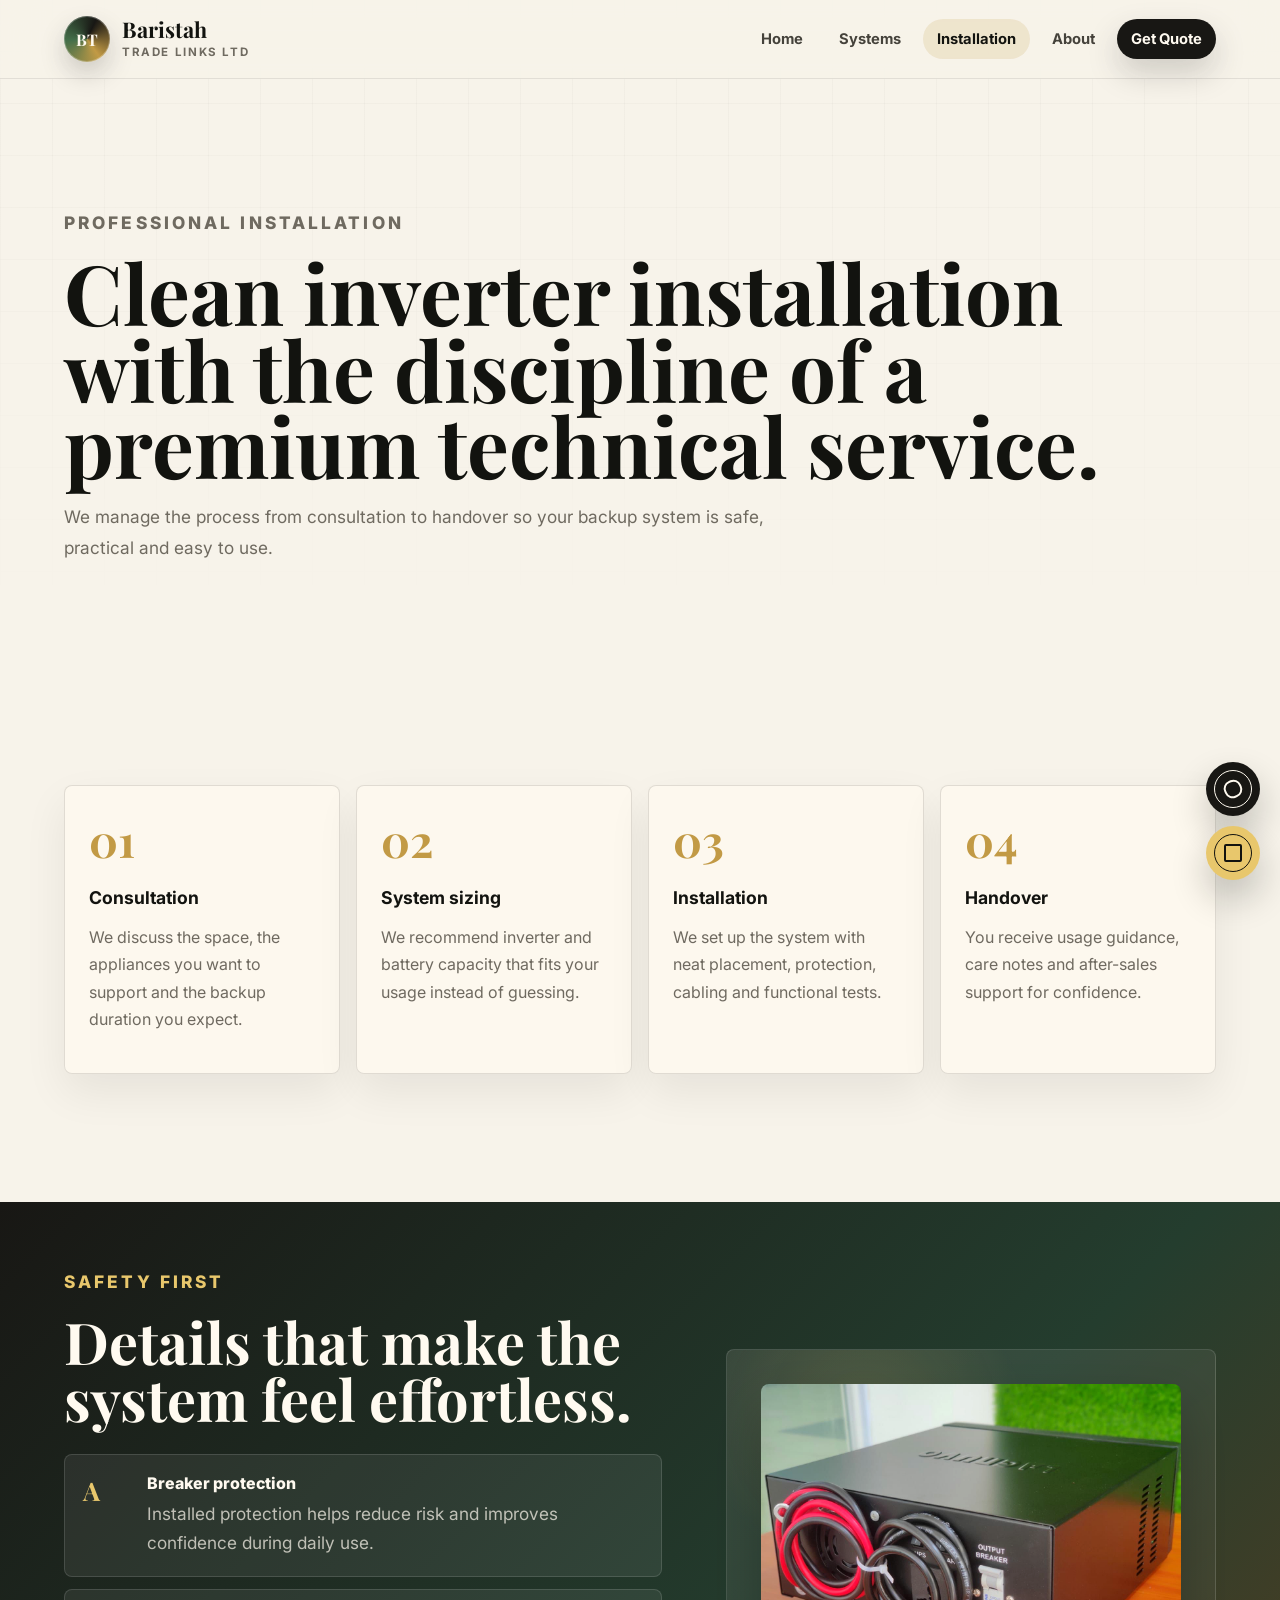
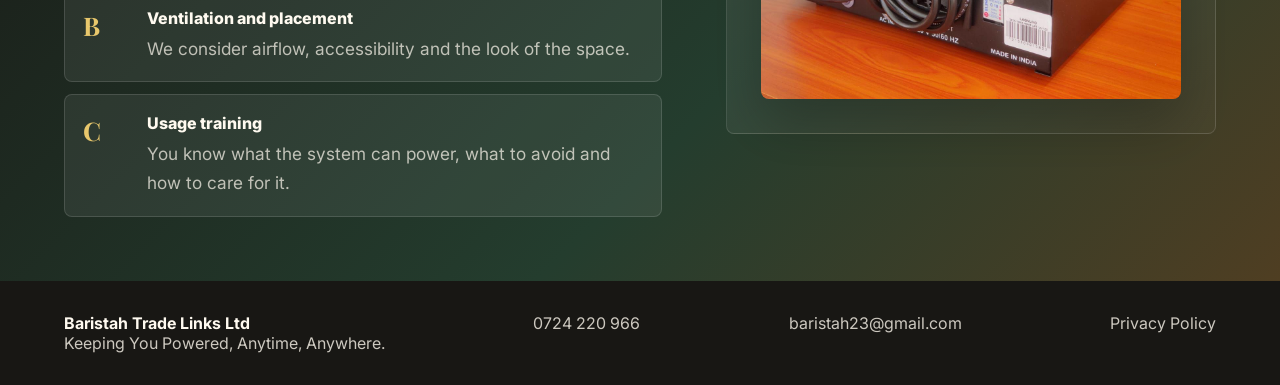
<file: services.html>
<!DOCTYPE html>
<html lang="en">
<head>
  <meta charset="UTF-8" />
  <meta name="viewport" content="width=device-width, initial-scale=1.0" />
  <title>Installation Services | Baristah Trade Links Ltd</title>
  <meta name="description" content="Professional inverter installation services in Nairobi by Baristah Trade Links Ltd." />
  <link rel="preconnect" href="https://fonts.googleapis.com" />
  <link rel="preconnect" href="https://fonts.gstatic.com" crossorigin />
  <link href="https://fonts.googleapis.com/css2?family=Caveat:wght@600;700&family=Inter:wght@400;500;600;700;800&family=Playfair+Display:wght@600;700&display=swap" rel="stylesheet" />
  <link rel="stylesheet" href="styles.css" />
  <script defer src="script.js"></script>
</head>
<body>
  <header class="site-header" data-header>
    <a class="brand" href="index.html"><span class="brand-mark">BT</span><span><strong>Baristah</strong><small>Trade Links Ltd</small></span></a>
    <button class="menu" type="button" aria-label="Open menu" aria-expanded="false" data-menu><span></span><span></span><span></span></button>
    <nav><a href="index.html">Home</a><a href="products.html">Systems</a><a class="active" href="services.html">Installation</a><a href="about.html">About</a><a href="contact.html" class="nav-cta">Get Quote</a></nav>
  </header>

  <main>
    <section class="page-hero compact">
      <p class="eyebrow">Professional installation</p>
      <h1>Clean inverter installation with the discipline of a premium technical service.</h1>
      <p>We manage the process from consultation to handover so your backup system is safe, practical and easy to use.</p>
    </section>

    <section class="section process">
      <article class="reveal"><b>01</b><h3>Consultation</h3><p>We discuss the space, the appliances you want to support and the backup duration you expect.</p></article>
      <article class="reveal"><b>02</b><h3>System sizing</h3><p>We recommend inverter and battery capacity that fits your usage instead of guessing.</p></article>
      <article class="reveal"><b>03</b><h3>Installation</h3><p>We set up the system with neat placement, protection, cabling and functional tests.</p></article>
      <article class="reveal"><b>04</b><h3>Handover</h3><p>You receive usage guidance, care notes and after-sales support for confidence.</p></article>
    </section>

    <section class="showcase reverse">
      <div class="showcase-content reveal">
        <p class="eyebrow">Safety first</p>
        <h2>Details that make the system feel effortless.</h2>
        <div class="service-list">
          <article><b>A</b><span>Breaker protection</span><p>Installed protection helps reduce risk and improves confidence during daily use.</p></article>
          <article><b>B</b><span>Ventilation and placement</span><p>We consider airflow, accessibility and the look of the space.</p></article>
          <article><b>C</b><span>Usage training</span><p>You know what the system can power, what to avoid and how to care for it.</p></article>
        </div>
      </div>
      <div class="showcase-image reveal">
        <img src="assets/54213545-57BF-4705-A6B2-C52A8AA2D146.jpeg" alt="Power backup inverter installed on desk" />
      </div>
    </section>
  </main>

  <div class="floating-actions"><a href="tel:+254724220966" aria-label="Call Baristah"><span class="phone-icon"></span></a><a href="contact.html" aria-label="Request quote"><span class="quote-icon"></span></a></div>
  <footer class="site-footer"><div><b>Baristah Trade Links Ltd</b><span>Keeping You Powered, Anytime, Anywhere.</span></div><a href="tel:+254724220966">0724 220 966</a><a href="mailto:baristah23@gmail.com">baristah23@gmail.com</a><a href="privacy-policy.html">Privacy Policy</a></footer>
</body>
</html>
</file>
<file: styles.css>
:root {
  --ink: #12130f;
  --charcoal: #181714;
  --paper: #f7f3ea;
  --ivory: #fffaf0;
  --linen: #ebe2d3;
  --gold: #c29a45;
  --gold-bright: #e8c76c;
  --green: #446f4a;
  --green-dark: #183928;
  --clay: #9d5942;
  --muted: #6f6a60;
  --white: #ffffff;
  --line: rgba(18, 19, 15, 0.12);
  --shadow: 0 26px 70px rgba(18, 19, 15, 0.17);
}

* {
  box-sizing: border-box;
}

html {
  scroll-behavior: smooth;
}

body {
  margin: 0;
  font-family: Inter, "Segoe UI", Arial, sans-serif;
  background: var(--paper);
  color: var(--ink);
}

body::before {
  content: "";
  position: fixed;
  inset: 0;
  z-index: -1;
  pointer-events: none;
  background:
    linear-gradient(90deg, rgba(18, 19, 15, 0.035) 1px, transparent 1px),
    linear-gradient(0deg, rgba(18, 19, 15, 0.035) 1px, transparent 1px);
  background-size: 52px 52px;
  mask-image: linear-gradient(to bottom, rgba(0, 0, 0, 0.8), transparent 70%);
}

a {
  color: inherit;
  text-decoration: none;
}

img {
  display: block;
  max-width: 100%;
}

.hero-visual img,
.product-card img,
.showcase-image img,
.flyer-mini-grid img {
  image-rendering: auto;
}

.site-header {
  position: sticky;
  top: 0;
  z-index: 50;
  display: flex;
  align-items: center;
  justify-content: space-between;
  gap: 24px;
  padding: 16px clamp(20px, 5vw, 72px);
  background: rgba(247, 243, 234, 0.82);
  border-bottom: 1px solid rgba(18, 19, 15, 0.09);
  backdrop-filter: blur(22px);
}

.brand {
  display: inline-flex;
  align-items: center;
  gap: 12px;
  min-width: 210px;
}

.brand-mark {
  display: grid;
  place-items: center;
  width: 46px;
  height: 46px;
  border-radius: 50%;
  color: var(--ivory);
  background: conic-gradient(from 145deg, var(--gold), var(--green), var(--charcoal), var(--gold));
  font-family: "Playfair Display", Georgia, serif;
  font-weight: 700;
  box-shadow: inset 0 0 0 1px rgba(255, 255, 255, 0.25), 0 12px 26px rgba(18, 19, 15, 0.18);
}

.brand strong {
  display: block;
  font-family: "Playfair Display", Georgia, serif;
  font-size: 1.35rem;
  line-height: 1;
}

.brand small {
  display: block;
  margin-top: 4px;
  color: var(--muted);
  font-size: 0.72rem;
  font-weight: 700;
  letter-spacing: 0.14em;
  text-transform: uppercase;
}

nav {
  display: flex;
  align-items: center;
  gap: 8px;
}

nav a {
  padding: 11px 14px;
  border-radius: 999px;
  color: #45423b;
  font-size: 0.92rem;
  font-weight: 700;
  transition: background 180ms ease, color 180ms ease, transform 180ms ease;
}

nav a:hover,
nav a.active {
  color: var(--ink);
  background: rgba(194, 154, 69, 0.17);
}

nav a:hover {
  transform: translateY(-1px);
}

.nav-cta {
  color: var(--ivory) !important;
  background: var(--charcoal) !important;
  box-shadow: 0 14px 32px rgba(18, 19, 15, 0.18);
}

.menu {
  display: none;
  width: 46px;
  height: 46px;
  border: 1px solid var(--line);
  border-radius: 50%;
  background: var(--ivory);
}

.menu span {
  display: block;
  width: 18px;
  height: 2px;
  margin: 4px auto;
  background: var(--ink);
}

.hero {
  position: relative;
  display: grid;
  grid-template-columns: minmax(0, 0.92fr) minmax(360px, 1.08fr);
  gap: clamp(32px, 5vw, 78px);
  align-items: center;
  min-height: calc(100vh - 79px);
  padding: clamp(48px, 8vw, 104px) clamp(20px, 5vw, 72px) 40px;
  overflow: hidden;
}

.hero::after {
  content: "";
  position: absolute;
  right: -12vw;
  top: 12vh;
  width: 48vw;
  height: 48vw;
  min-width: 440px;
  min-height: 440px;
  border: 1px solid rgba(194, 154, 69, 0.22);
  border-radius: 50%;
  animation: slow-spin 34s linear infinite;
  pointer-events: none;
}

.hero-copy,
.section-copy,
.showcase-content,
.page-hero {
  position: relative;
  z-index: 1;
}

.eyebrow {
  margin: 0 0 16px;
  color: var(--green);
  font-size: 0.78rem;
  font-weight: 800;
  letter-spacing: 0.18em;
  text-transform: uppercase;
}

h1,
h2,
h3,
p {
  overflow-wrap: anywhere;
}

h1,
h2 {
  margin: 0;
  font-family: "Playfair Display", Georgia, serif;
  letter-spacing: 0;
}

h1 {
  max-width: 820px;
  font-size: clamp(3.2rem, 7.3vw, 7.8rem);
  line-height: 0.92;
}

h2 {
  font-size: clamp(2.25rem, 4.5vw, 4.8rem);
  line-height: 0.98;
}

h3 {
  margin: 0;
  font-size: 1.1rem;
}

.lead,
.page-hero p,
.section-copy p,
.showcase-content p {
  color: var(--muted);
  font-size: 1.08rem;
  line-height: 1.8;
}

.lead {
  max-width: 650px;
  margin: 24px 0 0;
}

.hero-actions {
  display: flex;
  flex-wrap: wrap;
  gap: 12px;
  margin: 32px 0 0;
}

.hero-actions.center {
  justify-content: center;
}

.btn {
  display: inline-flex;
  align-items: center;
  justify-content: center;
  gap: 10px;
  min-height: 52px;
  padding: 14px 20px;
  border: 1px solid rgba(18, 19, 15, 0.12);
  border-radius: 999px;
  font-weight: 800;
  transition: transform 180ms ease, box-shadow 180ms ease, background 180ms ease;
}

.btn:hover {
  transform: translateY(-2px);
}

.btn.primary {
  color: var(--ivory);
  background: linear-gradient(135deg, var(--charcoal), #2a281f);
  box-shadow: 0 20px 40px rgba(18, 19, 15, 0.22);
}

.btn.secondary {
  background: rgba(255, 250, 240, 0.74);
}

.btn.light {
  color: var(--ink);
  background: rgba(255, 250, 240, 0.92);
}

.signature {
  margin-top: 26px;
  color: var(--clay);
  font-family: Caveat, "Segoe Script", cursive;
  font-size: clamp(2rem, 4vw, 3.7rem);
  line-height: 0.95;
}

.hero-visual {
  position: relative;
  z-index: 1;
  min-height: 640px;
  border-radius: 8px;
  overflow: hidden;
  box-shadow: var(--shadow);
  background:
    radial-gradient(circle at 30% 18%, rgba(232, 199, 108, 0.2), transparent 34%),
    linear-gradient(145deg, #f4eddf, #cec1aa 44%, #1c1a16 45%, #2d2a24);
}

.hero-visual img {
  width: 100%;
  height: 640px;
  object-fit: contain;
  padding: clamp(20px, 4vw, 52px);
  filter: contrast(1.1) saturate(1.05) brightness(0.98) drop-shadow(0 26px 40px rgba(18, 19, 15, 0.28));
  transform: scale(0.98);
  transition: opacity 400ms ease, transform 900ms ease, filter 400ms ease;
}

.hero-visual.is-changing img {
  opacity: 0.25;
  transform: scale(1.01);
}

.floating-panel {
  position: absolute;
  left: 22px;
  bottom: 22px;
  display: grid;
  gap: 6px;
  width: min(330px, calc(100% - 44px));
  padding: 20px;
  color: var(--ivory);
  background: rgba(18, 19, 15, 0.78);
  border: 1px solid rgba(255, 255, 255, 0.18);
  border-radius: 8px;
  backdrop-filter: blur(18px);
}

.floating-panel small {
  color: rgba(255, 250, 240, 0.75);
  line-height: 1.5;
}

.status-dot {
  width: 10px;
  height: 10px;
  border-radius: 50%;
  background: var(--gold-bright);
  box-shadow: 0 0 0 8px rgba(232, 199, 108, 0.2);
}

.image-control {
  position: absolute;
  top: 50%;
  display: grid;
  place-items: center;
  width: 44px;
  height: 44px;
  border: 1px solid rgba(255, 255, 255, 0.35);
  border-radius: 50%;
  background: rgba(18, 19, 15, 0.46);
  cursor: pointer;
}

.image-control::before {
  content: "";
  width: 10px;
  height: 10px;
  border-top: 2px solid var(--ivory);
  border-left: 2px solid var(--ivory);
}

.image-control.prev {
  left: 18px;
}

.image-control.prev::before {
  transform: rotate(-45deg) translate(1px, 1px);
}

.image-control.next {
  right: 18px;
}

.image-control.next::before {
  transform: rotate(135deg) translate(1px, 1px);
}

.trust-strip {
  display: grid;
  grid-template-columns: repeat(4, 1fr);
  gap: 1px;
  margin: 0 clamp(20px, 5vw, 72px);
  border: 1px solid var(--line);
  background: var(--line);
  box-shadow: 0 20px 50px rgba(18, 19, 15, 0.08);
}

.trust-strip div {
  min-height: 128px;
  padding: 24px;
  background: rgba(255, 250, 240, 0.72);
}

.trust-strip strong {
  display: block;
  font-family: "Playfair Display", Georgia, serif;
  font-size: 1.55rem;
}

.trust-strip span {
  display: block;
  margin-top: 8px;
  color: var(--muted);
  line-height: 1.5;
}

.section {
  padding: clamp(72px, 10vw, 128px) clamp(20px, 5vw, 72px);
}

.split {
  display: grid;
  grid-template-columns: minmax(0, 0.86fr) minmax(320px, 1.14fr);
  gap: clamp(34px, 6vw, 86px);
  align-items: start;
}

.feature-grid {
  display: grid;
  grid-template-columns: repeat(2, minmax(0, 1fr));
  gap: 16px;
}

.feature-grid article,
.spec-grid article,
.process article {
  min-height: 190px;
  padding: 24px;
  border: 1px solid var(--line);
  border-radius: 8px;
  background: rgba(255, 250, 240, 0.72);
  box-shadow: 0 18px 44px rgba(18, 19, 15, 0.07);
}

.feature-grid p,
.product-card p,
.service-list p,
.spec-grid span,
.process p {
  color: var(--muted);
  line-height: 1.7;
}

.line-icon,
.btn-icon,
.floating-actions span {
  position: relative;
  display: inline-grid;
  place-items: center;
  flex: 0 0 auto;
  width: 38px;
  height: 38px;
  border: 1px solid rgba(194, 154, 69, 0.45);
  border-radius: 50%;
  background: rgba(194, 154, 69, 0.13);
}

.btn-icon {
  width: 24px;
  height: 24px;
  border-color: rgba(255, 250, 240, 0.3);
}

.line-icon::before,
.btn-icon::before,
.floating-actions span::before {
  content: "";
  position: absolute;
  width: 14px;
  height: 14px;
  border: 2px solid currentColor;
}

.phone-icon::before {
  width: 10px;
  height: 15px;
  border-radius: 8px;
  transform: rotate(-24deg);
}

.quote-icon::before {
  width: 15px;
  height: 11px;
  border-radius: 2px;
}

.pin-icon::before {
  width: 12px;
  height: 12px;
  border-radius: 50% 50% 50% 0;
  transform: rotate(-45deg);
}

.fridge-icon::before,
.laptop-icon::before,
.screen-icon::before {
  width: 15px;
  height: 18px;
  border-radius: 2px;
}

.screen-icon::before,
.laptop-icon::before {
  width: 18px;
  height: 12px;
}

.light-icon::before {
  width: 13px;
  height: 13px;
  border-radius: 50%;
}

.shield-icon::before {
  width: 14px;
  height: 16px;
  border-radius: 9px 9px 4px 4px;
}

.tool-icon::before {
  width: 15px;
  height: 4px;
  transform: rotate(-45deg);
}

.value-icon::before {
  width: 15px;
  height: 15px;
  border-radius: 50%;
}

.care-icon::before {
  width: 15px;
  height: 15px;
  border-radius: 50% 50% 0 50%;
  transform: rotate(45deg);
}

.showcase {
  display: grid;
  grid-template-columns: minmax(320px, 0.9fr) minmax(0, 1.1fr);
  gap: clamp(28px, 5vw, 70px);
  align-items: center;
  padding: clamp(36px, 5vw, 72px);
  color: var(--ivory);
  background: linear-gradient(135deg, var(--charcoal), #243d2e 62%, #4f3e22);
}

.showcase.reverse {
  grid-template-columns: minmax(0, 1.1fr) minmax(320px, 0.9fr);
}

.showcase .eyebrow {
  color: var(--gold-bright);
}

.showcase-content p,
.showcase .service-list p {
  color: rgba(255, 250, 240, 0.7);
}

.showcase-image img {
  width: 100%;
  max-height: 760px;
  object-fit: cover;
  border-radius: 8px;
  box-shadow: 0 30px 70px rgba(0, 0, 0, 0.3);
}

.showcase-image:not(.flyer-frame) {
  padding: clamp(18px, 3vw, 34px);
  border: 1px solid rgba(255, 255, 255, 0.12);
  border-radius: 8px;
  background:
    radial-gradient(circle at 28% 18%, rgba(232, 199, 108, 0.16), transparent 34%),
    linear-gradient(145deg, rgba(255, 250, 240, 0.1), rgba(255, 255, 255, 0.03));
}

.showcase-image:not(.flyer-frame) img {
  object-fit: contain;
  max-height: 560px;
  filter: contrast(1.09) saturate(1.04);
  box-shadow: 0 24px 54px rgba(0, 0, 0, 0.24);
}

.flyer-frame {
  position: relative;
  min-height: 640px;
  overflow: hidden;
  border: 1px solid rgba(255, 255, 255, 0.16);
  border-radius: 8px;
  background: linear-gradient(135deg, rgba(255, 250, 240, 0.1), rgba(232, 199, 108, 0.08));
  box-shadow: 0 30px 70px rgba(0, 0, 0, 0.3);
}

.flyer-frame::before {
  content: "";
  position: absolute;
  inset: 0;
  z-index: 1;
  background:
    linear-gradient(145deg, rgba(24, 23, 20, 0.28), rgba(24, 23, 20, 0.74)),
    radial-gradient(circle at top left, rgba(232, 199, 108, 0.32), transparent 36%);
  pointer-events: none;
}

.flyer-frame img {
  width: 100%;
  height: 640px;
  object-fit: cover;
  filter: grayscale(0.2) sepia(0.16) contrast(0.96) brightness(0.78) saturate(0.86);
  opacity: 0.5;
  transform: scale(1.04);
}

.flyer-glass {
  position: absolute;
  left: 22px;
  right: 22px;
  bottom: 22px;
  z-index: 2;
  display: grid;
  gap: 8px;
  padding: 22px;
  border: 1px solid rgba(255, 255, 255, 0.18);
  border-radius: 8px;
  color: var(--ivory);
  background: rgba(18, 19, 15, 0.68);
  backdrop-filter: blur(18px);
}

.flyer-glass span,
.flyer-glass small {
  color: rgba(255, 250, 240, 0.72);
}

.flyer-glass span {
  font-size: 0.75rem;
  font-weight: 800;
  letter-spacing: 0.16em;
  text-transform: uppercase;
}

.flyer-glass b {
  font-family: "Playfair Display", Georgia, serif;
  font-size: clamp(2rem, 4vw, 3.4rem);
  line-height: 0.95;
}

.service-list {
  display: grid;
  gap: 12px;
  margin-top: 28px;
}

.service-list article {
  display: grid;
  grid-template-columns: 48px 1fr;
  gap: 6px 16px;
  align-items: start;
  padding: 18px;
  border: 1px solid rgba(255, 255, 255, 0.13);
  border-radius: 8px;
  background: rgba(255, 255, 255, 0.07);
}

.service-list b {
  grid-row: span 2;
  color: var(--gold-bright);
  font-family: "Playfair Display", Georgia, serif;
  font-size: 1.6rem;
}

.service-list span {
  font-weight: 800;
}

.service-list p {
  margin: 0;
}

.section-heading {
  max-width: 800px;
  margin-bottom: 34px;
}

.card-grid {
  display: grid;
  grid-template-columns: repeat(3, minmax(0, 1fr));
  gap: 18px;
}

.product-card {
  overflow: hidden;
  border: 1px solid var(--line);
  border-radius: 8px;
  background: var(--ivory);
  box-shadow: 0 22px 58px rgba(18, 19, 15, 0.1);
  transition: transform 220ms ease, box-shadow 220ms ease;
}

.product-card:hover {
  transform: translateY(-6px);
  box-shadow: var(--shadow);
}

.product-card img {
  width: 100%;
  height: 300px;
  object-fit: contain;
  padding: 22px;
  background:
    radial-gradient(circle at 38% 16%, rgba(232, 199, 108, 0.22), transparent 34%),
    linear-gradient(145deg, #f9f2e7, #d9cbb4 48%, #28251f);
  filter: contrast(1.1) saturate(1.04) brightness(0.98);
}

.product-card.tall img {
  height: 420px;
  padding: 26px;
}

.product-card div {
  padding: 24px;
}

.product-card span {
  display: inline-block;
  margin-bottom: 12px;
  color: var(--green);
  font-size: 0.75rem;
  font-weight: 800;
  letter-spacing: 0.14em;
  text-transform: uppercase;
}

.product-card h2 {
  font-size: clamp(1.8rem, 3vw, 2.6rem);
}

.text-link {
  display: inline-flex;
  margin-top: 12px;
  color: var(--green-dark);
  font-weight: 800;
  border-bottom: 1px solid currentColor;
}

.cta-band {
  margin: 0 clamp(20px, 5vw, 72px) clamp(40px, 6vw, 80px);
  padding: clamp(52px, 8vw, 96px) 24px;
  text-align: center;
  border-radius: 8px;
  color: var(--ivory);
  background: linear-gradient(135deg, #1c1a16, var(--green-dark));
  box-shadow: var(--shadow);
}

.cta-band .signature {
  margin: 0 0 10px;
  color: var(--gold-bright);
}

.page-hero {
  padding: clamp(72px, 10vw, 130px) clamp(20px, 5vw, 72px) clamp(46px, 6vw, 78px);
}

.page-hero.compact {
  min-height: 420px;
}

.page-hero h1 {
  max-width: 1100px;
  font-size: clamp(3rem, 6.5vw, 6.7rem);
}

.page-hero p {
  max-width: 760px;
}

.specs-panel {
  display: grid;
  grid-template-columns: minmax(0, 0.9fr) minmax(320px, 1.1fr);
  gap: 36px;
  margin: 0 clamp(20px, 5vw, 72px) clamp(40px, 6vw, 80px);
  padding: clamp(42px, 6vw, 72px);
  color: var(--ivory);
  background: var(--charcoal);
  border-radius: 8px;
}

.specs-panel .eyebrow {
  color: var(--gold-bright);
}

.spec-grid {
  display: grid;
  grid-template-columns: repeat(2, 1fr);
  gap: 14px;
}

.spec-grid article {
  color: var(--ivory);
  background: rgba(255, 255, 255, 0.07);
  border-color: rgba(255, 255, 255, 0.13);
}

.spec-grid b,
.spec-grid span {
  display: block;
}

.spec-grid span {
  margin-top: 10px;
  color: rgba(255, 250, 240, 0.7);
}

.process {
  display: grid;
  grid-template-columns: repeat(4, minmax(0, 1fr));
  gap: 16px;
}

.process b {
  display: block;
  margin-bottom: 18px;
  color: var(--gold);
  font-family: "Playfair Display", Georgia, serif;
  font-size: 2.8rem;
}

.brand-gallery {
  display: grid;
  grid-template-columns: minmax(300px, 0.8fr) minmax(0, 1.2fr);
  gap: 16px;
  align-items: stretch;
}

.brand-story-card {
  padding: clamp(28px, 4vw, 46px);
  border-radius: 8px;
  color: var(--ivory);
  background: linear-gradient(135deg, var(--charcoal), var(--green-dark));
  box-shadow: var(--shadow);
}

.brand-story-card .eyebrow {
  color: var(--gold-bright);
}

.brand-story-card p {
  color: rgba(255, 250, 240, 0.74);
  line-height: 1.8;
}

.flyer-mini-grid {
  display: grid;
  grid-template-columns: repeat(3, minmax(0, 1fr));
  gap: 14px;
}

.flyer-mini-grid figure {
  position: relative;
  min-height: 440px;
  margin: 0;
  overflow: hidden;
  border-radius: 8px;
  box-shadow: 0 22px 54px rgba(18, 19, 15, 0.1);
  background: var(--charcoal);
}

.flyer-mini-grid figure::after {
  content: "";
  position: absolute;
  inset: 0;
  background:
    linear-gradient(to top, rgba(24, 23, 20, 0.72), transparent 48%),
    rgba(232, 199, 108, 0.08);
  pointer-events: none;
}

.flyer-mini-grid img {
  width: 100%;
  height: 100%;
  min-height: 440px;
  object-fit: cover;
  filter: grayscale(0.12) sepia(0.1) contrast(0.98) brightness(0.82) saturate(0.9);
}

.contact-grid {
  display: grid;
  grid-template-columns: minmax(300px, 0.88fr) minmax(0, 1.12fr);
  gap: 24px;
  align-items: start;
}

.contact-card,
.quote-form {
  padding: clamp(24px, 4vw, 44px);
  border: 1px solid var(--line);
  border-radius: 8px;
  background: rgba(255, 250, 240, 0.78);
  box-shadow: var(--shadow);
}

.contact-card a,
.contact-card div {
  display: grid;
  grid-template-columns: 44px 1fr;
  gap: 2px 14px;
  align-items: center;
  padding: 18px 0;
  border-top: 1px solid var(--line);
}

.contact-card .line-icon {
  grid-row: span 2;
}

.contact-card b,
.contact-card small {
  display: block;
}

.contact-card small {
  color: var(--muted);
}

.quote-form {
  display: grid;
  gap: 16px;
}

.quote-form label {
  display: grid;
  gap: 8px;
  color: #403c34;
  font-weight: 800;
}

.quote-form input,
.quote-form select,
.quote-form textarea {
  width: 100%;
  border: 1px solid rgba(18, 19, 15, 0.16);
  border-radius: 8px;
  background: var(--white);
  color: var(--ink);
  font: inherit;
  padding: 16px;
  outline: none;
  transition: border-color 180ms ease, box-shadow 180ms ease;
}

.quote-form input:focus,
.quote-form select:focus,
.quote-form textarea:focus {
  border-color: var(--gold);
  box-shadow: 0 0 0 4px rgba(194, 154, 69, 0.15);
}

.quote-form textarea {
  min-height: 150px;
  resize: vertical;
}

.quote-form small {
  color: var(--muted);
}

.quote-form small a {
  color: var(--green-dark);
  font-weight: 800;
  border-bottom: 1px solid currentColor;
}

.policy-wrap {
  padding-top: 0;
}

.policy-card {
  max-width: 980px;
  margin: 0 auto;
  padding: clamp(28px, 5vw, 64px);
  border: 1px solid var(--line);
  border-radius: 8px;
  background: rgba(255, 250, 240, 0.82);
  box-shadow: var(--shadow);
}

.policy-card h2 {
  margin-bottom: 22px;
  font-size: clamp(2rem, 4vw, 3.6rem);
}

.policy-card h3 {
  margin: 34px 0 12px;
  font-family: "Playfair Display", Georgia, serif;
  font-size: clamp(1.45rem, 3vw, 2rem);
}

.policy-card p,
.policy-card li,
.policy-card address {
  color: var(--muted);
  line-height: 1.8;
}

.policy-card ul {
  display: grid;
  gap: 8px;
  padding-left: 22px;
}

.policy-card address {
  padding: 20px;
  border-left: 3px solid var(--gold);
  background: rgba(194, 154, 69, 0.1);
  font-style: normal;
}

.policy-card a {
  color: var(--green-dark);
  font-weight: 800;
}

.floating-actions {
  position: fixed;
  right: 20px;
  bottom: 20px;
  z-index: 45;
  display: grid;
  gap: 10px;
}

.floating-actions a {
  display: grid;
  place-items: center;
  width: 54px;
  height: 54px;
  border-radius: 50%;
  color: var(--ivory);
  background: var(--charcoal);
  box-shadow: 0 18px 36px rgba(18, 19, 15, 0.24);
  animation: float-button 4s ease-in-out infinite;
}

.floating-actions a:nth-child(2) {
  color: var(--ink);
  background: var(--gold-bright);
  animation-delay: 0.55s;
}

.floating-actions span {
  border-color: currentColor;
  background: transparent;
}

.site-footer {
  display: flex;
  justify-content: space-between;
  gap: 20px;
  padding: 32px clamp(20px, 5vw, 72px);
  color: rgba(255, 250, 240, 0.78);
  background: var(--charcoal);
}

.site-footer b,
.site-footer span {
  display: block;
}

.site-footer b {
  color: var(--ivory);
}

.animations-ready .reveal {
  opacity: 0;
  transform: translateY(24px);
  transition: opacity 700ms ease, transform 700ms ease;
}

.animations-ready .reveal.visible,
.reveal {
  opacity: 1;
  transform: translateY(0);
}

@keyframes slow-spin {
  to {
    transform: rotate(360deg);
  }
}

@keyframes float-button {
  0%,
  100% {
    transform: translateY(0);
  }
  50% {
    transform: translateY(-7px);
  }
}

@media (max-width: 1050px) {
  .hero,
  .split,
  .showcase,
  .showcase.reverse,
  .specs-panel,
  .contact-grid {
    grid-template-columns: 1fr;
  }

  .hero {
    min-height: 0;
  }

  .trust-strip,
  .process,
  .card-grid {
    grid-template-columns: repeat(2, 1fr);
  }
}

@media (max-width: 760px) {
  .site-header {
    padding: 14px 18px;
  }

  .brand {
    min-width: 0;
  }

  .brand strong {
    font-size: 1.12rem;
  }

  .menu {
    display: block;
  }

  nav {
    position: absolute;
    top: 75px;
    left: 14px;
    right: 14px;
    display: none;
    flex-direction: column;
    align-items: stretch;
    padding: 12px;
    border: 1px solid var(--line);
    border-radius: 8px;
    background: var(--ivory);
    box-shadow: var(--shadow);
  }

  .site-header.open nav {
    display: flex;
  }

  nav a {
    text-align: center;
  }

  .hero {
    padding: 42px 18px 26px;
  }

  h1,
  .page-hero h1 {
    font-size: clamp(2.72rem, 16vw, 4.4rem);
  }

  h2 {
    font-size: clamp(2.15rem, 12vw, 3.25rem);
  }

  .hero-visual,
  .hero-visual img {
    min-height: 0;
    height: 430px;
  }

  .trust-strip,
  .feature-grid,
  .spec-grid,
  .process,
  .card-grid,
  .brand-gallery,
  .flyer-mini-grid {
    grid-template-columns: 1fr;
  }

  .trust-strip {
    margin: 0 18px;
  }

  .section,
  .page-hero {
    padding-left: 18px;
    padding-right: 18px;
  }

  .showcase {
    padding: 42px 18px;
  }

  .product-card img,
  .product-card.tall img {
    height: 340px;
  }

  .flyer-frame,
  .flyer-frame img {
    min-height: 420px;
    height: 420px;
  }

  .flyer-mini-grid figure,
  .flyer-mini-grid img {
    min-height: 360px;
  }

  .specs-panel,
  .cta-band {
    margin-left: 18px;
    margin-right: 18px;
  }

  .site-footer {
    flex-direction: column;
  }
}

@media (prefers-reduced-motion: reduce) {
  *,
  *::before,
  *::after {
    animation-duration: 1ms !important;
    scroll-behavior: auto !important;
    transition-duration: 1ms !important;
  }
}

/* Studio-grade homepage refresh */
.studio-hero {
  position: relative;
  display: grid;
  grid-template-columns: minmax(0, 0.92fr) minmax(360px, 1.08fr);
  gap: clamp(28px, 5vw, 78px);
  align-items: center;
  min-height: calc(100vh - 79px);
  padding: clamp(56px, 8vw, 112px) clamp(20px, 5vw, 72px) clamp(28px, 4vw, 52px);
  color: var(--ivory);
  background:
    linear-gradient(120deg, rgba(18, 19, 15, 0.98), rgba(24, 57, 40, 0.94) 56%, rgba(157, 89, 66, 0.82)),
    radial-gradient(circle at 72% 20%, rgba(232, 199, 108, 0.3), transparent 34%);
  overflow: hidden;
  isolation: isolate;
}

.studio-hero::before,
.studio-hero::after {
  content: "";
  position: absolute;
  inset: auto;
  pointer-events: none;
}

.studio-hero::before {
  left: clamp(20px, 5vw, 72px);
  right: clamp(20px, 5vw, 72px);
  bottom: 36px;
  height: 1px;
  background: linear-gradient(90deg, transparent, rgba(255, 250, 240, 0.45), transparent);
}

.studio-hero::after {
  width: 44vw;
  height: 44vw;
  min-width: 480px;
  min-height: 480px;
  right: -14vw;
  top: 5vh;
  border: 1px solid rgba(232, 199, 108, 0.22);
  border-radius: 50%;
  animation: slow-spin 38s linear infinite;
}

.cursor-light {
  position: absolute;
  inset: 0;
  z-index: 0;
  opacity: 0.74;
  background: radial-gradient(circle at var(--x, 74%) var(--y, 26%), rgba(232, 199, 108, 0.22), transparent 26rem);
  transition: background 180ms ease;
}

.studio-copy {
  position: relative;
  z-index: 2;
}

.studio-copy .eyebrow,
.cinema-strip .eyebrow {
  color: var(--gold-bright);
}

.studio-copy h1 {
  max-width: 900px;
  font-size: clamp(4.4rem, 10.2vw, 10.8rem);
  line-height: 0.82;
  text-wrap: balance;
}

.studio-copy .lead {
  max-width: 690px;
  color: rgba(255, 250, 240, 0.74);
}

.power-stage {
  position: relative;
  z-index: 2;
  min-height: 670px;
  border: 1px solid rgba(255, 250, 240, 0.14);
  border-radius: 8px;
  background:
    radial-gradient(circle at 50% 45%, rgba(232, 199, 108, 0.24), transparent 32%),
    linear-gradient(145deg, rgba(255, 250, 240, 0.12), rgba(255, 255, 255, 0.04));
  box-shadow: 0 42px 90px rgba(0, 0, 0, 0.36);
  overflow: hidden;
  transform-style: preserve-3d;
}

.power-stage img {
  position: absolute;
  inset: 0;
  width: 100%;
  height: 100%;
  object-fit: contain;
  padding: clamp(36px, 5vw, 76px);
  filter: contrast(1.12) saturate(1.06) brightness(0.98) drop-shadow(0 34px 48px rgba(0, 0, 0, 0.34));
  transform: translateZ(34px) scale(0.96);
  transition: opacity 400ms ease, transform 900ms ease;
}

.power-stage.is-changing img {
  opacity: 0.25;
  transform: translateZ(20px) scale(1);
}

.stage-rings,
.stage-rings::before,
.stage-rings::after {
  position: absolute;
  border-radius: 50%;
  border: 1px solid rgba(232, 199, 108, 0.22);
}

.stage-rings {
  inset: 12%;
  animation: slow-spin 44s linear infinite reverse;
}

.stage-rings::before,
.stage-rings::after {
  content: "";
  inset: 14%;
}

.stage-rings::after {
  inset: 30%;
  border-color: rgba(255, 250, 240, 0.16);
}

.stage-chip {
  position: absolute;
  z-index: 3;
  display: grid;
  gap: 4px;
  width: min(250px, calc(100% - 36px));
  padding: 18px;
  border: 1px solid rgba(255, 250, 240, 0.16);
  border-radius: 8px;
  color: var(--ivory);
  background: rgba(18, 19, 15, 0.64);
  backdrop-filter: blur(18px);
}

.stage-chip.top {
  top: 22px;
  left: 22px;
}

.stage-chip.bottom {
  right: 22px;
  bottom: 22px;
}

.stage-chip span {
  color: var(--gold-bright);
  font-family: "Playfair Display", Georgia, serif;
  font-size: 1.8rem;
  line-height: 1;
}

.stage-chip small {
  color: rgba(255, 250, 240, 0.68);
  line-height: 1.5;
}

.studio-meta {
  position: relative;
  z-index: 2;
  grid-column: 1 / -1;
  display: grid;
  grid-template-columns: repeat(3, 1fr);
  gap: 1px;
  border: 1px solid rgba(255, 250, 240, 0.13);
  background: rgba(255, 250, 240, 0.13);
}

.studio-meta span {
  padding: 18px;
  color: rgba(255, 250, 240, 0.72);
  background: rgba(18, 19, 15, 0.42);
  text-align: center;
}

.kinetic-rail {
  display: flex;
  gap: 0;
  overflow: hidden;
  color: var(--charcoal);
  background: var(--gold-bright);
  border-block: 1px solid rgba(18, 19, 15, 0.16);
}

.kinetic-rail div {
  display: flex;
  flex: 0 0 auto;
  gap: 28px;
  min-width: 100%;
  padding: 16px 14px;
  animation: rail-slide 28s linear infinite;
}

.kinetic-rail span {
  font-family: "Playfair Display", Georgia, serif;
  font-size: clamp(1.4rem, 3vw, 2.6rem);
  white-space: nowrap;
}

.atelier-grid {
  display: grid;
  grid-template-columns: minmax(0, 0.85fr) minmax(360px, 1.15fr);
  gap: clamp(32px, 6vw, 88px);
}

.atelier-intro h2,
.load-copy h2,
.gallery-wall h2 {
  max-width: 900px;
}

.atelier-cards {
  display: grid;
  gap: 16px;
}

.atelier-cards article {
  display: grid;
  grid-template-columns: 72px 1fr;
  gap: 8px 18px;
  min-height: 170px;
  padding: clamp(22px, 3vw, 34px);
  border: 1px solid var(--line);
  border-radius: 8px;
  background: rgba(255, 250, 240, 0.72);
  box-shadow: 0 22px 54px rgba(18, 19, 15, 0.08);
}

.atelier-cards b {
  grid-row: span 2;
  color: var(--gold);
  font-family: "Playfair Display", Georgia, serif;
  font-size: 3rem;
  line-height: 0.9;
}

.atelier-cards p {
  margin: 0;
  color: var(--muted);
  line-height: 1.7;
}

.load-lab {
  display: grid;
  grid-template-columns: minmax(0, 0.86fr) minmax(360px, 1.14fr);
  gap: clamp(30px, 6vw, 86px);
  color: var(--ivory);
  background: linear-gradient(135deg, var(--charcoal), var(--green-dark));
}

.load-lab .eyebrow {
  color: var(--gold-bright);
}

.load-board {
  display: grid;
  gap: 18px;
  align-self: start;
}

.load-tabs {
  display: grid;
  grid-template-columns: repeat(3, 1fr);
  gap: 8px;
  padding: 8px;
  border: 1px solid rgba(255, 250, 240, 0.14);
  border-radius: 999px;
  background: rgba(255, 255, 255, 0.07);
}

.load-tabs button {
  min-height: 48px;
  border: 0;
  border-radius: 999px;
  color: rgba(255, 250, 240, 0.72);
  background: transparent;
  font: inherit;
  font-weight: 800;
  cursor: pointer;
}

.load-tabs button.active {
  color: var(--ink);
  background: var(--gold-bright);
}

.load-panels {
  position: relative;
  min-height: 320px;
}

.load-panels article {
  display: none;
  min-height: 320px;
  padding: clamp(26px, 4vw, 44px);
  border: 1px solid rgba(255, 250, 240, 0.14);
  border-radius: 8px;
  background:
    radial-gradient(circle at 78% 20%, rgba(232, 199, 108, 0.17), transparent 36%),
    rgba(255, 255, 255, 0.07);
}

.load-panels article.active {
  display: grid;
  align-content: start;
  gap: 14px;
  animation: panel-rise 360ms ease both;
}

.load-panels h3 {
  font-family: "Playfair Display", Georgia, serif;
  font-size: clamp(2rem, 4vw, 3.4rem);
}

.load-panels p {
  max-width: 620px;
  color: rgba(255, 250, 240, 0.72);
  line-height: 1.8;
}

.load-panels strong {
  color: var(--gold-bright);
}

.cinema-strip {
  display: grid;
  grid-template-columns: minmax(320px, 0.9fr) minmax(0, 1.1fr);
  gap: clamp(30px, 5vw, 72px);
  align-items: center;
  padding: clamp(54px, 8vw, 110px) clamp(20px, 5vw, 72px);
  background: var(--paper);
}

.cinema-image {
  position: relative;
  min-height: 620px;
  overflow: hidden;
  border-radius: 8px;
  background: var(--charcoal);
  box-shadow: var(--shadow);
}

.cinema-image::after {
  content: "";
  position: absolute;
  inset: 0;
  background:
    linear-gradient(135deg, rgba(24, 23, 20, 0.2), rgba(24, 23, 20, 0.72)),
    radial-gradient(circle at top left, rgba(232, 199, 108, 0.26), transparent 42%);
}

.cinema-image img {
  width: 100%;
  height: 620px;
  object-fit: cover;
  opacity: 0.62;
  filter: grayscale(0.18) sepia(0.15) brightness(0.86) contrast(0.96);
  transform: scale(1.03);
}

.cinema-copy p:not(.signature) {
  color: var(--muted);
  line-height: 1.8;
  max-width: 680px;
}

.gallery-grid {
  display: grid;
  grid-template-columns: 1.2fr 0.9fr 0.9fr;
  gap: 18px;
  align-items: stretch;
}

.gallery-grid .spotlight {
  grid-row: span 2;
}

.gallery-grid .spotlight img {
  height: 540px;
}

.gallery-grid .product-card {
  background: rgba(255, 250, 240, 0.82);
}

@keyframes rail-slide {
  to {
    transform: translateX(-100%);
  }
}

@keyframes panel-rise {
  from {
    opacity: 0;
    transform: translateY(14px);
  }
  to {
    opacity: 1;
    transform: translateY(0);
  }
}

@media (max-width: 1050px) {
  .studio-hero,
  .atelier-grid,
  .load-lab,
  .cinema-strip {
    grid-template-columns: 1fr;
  }

  .power-stage {
    min-height: 560px;
  }

  .studio-meta,
  .gallery-grid {
    grid-template-columns: 1fr;
  }

  .gallery-grid .spotlight {
    grid-row: auto;
  }
}

@media (max-width: 760px) {
  .studio-hero {
    padding: 42px 18px 28px;
  }

  .studio-copy h1 {
    font-size: clamp(3.4rem, 19vw, 5.1rem);
  }

  .power-stage,
  .power-stage img {
    min-height: 430px;
    height: 430px;
  }

  .stage-chip {
    position: relative;
    left: auto;
    right: auto;
    top: auto;
    bottom: auto;
    width: auto;
    margin: 12px;
  }

  .stage-chip.top {
    position: absolute;
    top: 14px;
    left: 14px;
    width: min(220px, calc(100% - 28px));
  }

  .stage-chip.bottom {
    display: none;
  }

  .studio-meta,
  .load-tabs {
    grid-template-columns: 1fr;
  }

  .atelier-cards article {
    grid-template-columns: 1fr;
  }

  .load-panels,
  .load-panels article {
    min-height: 0;
  }

  .cinema-image,
  .cinema-image img,
  .gallery-grid .spotlight img {
    min-height: 360px;
    height: 360px;
  }
}
</file>
